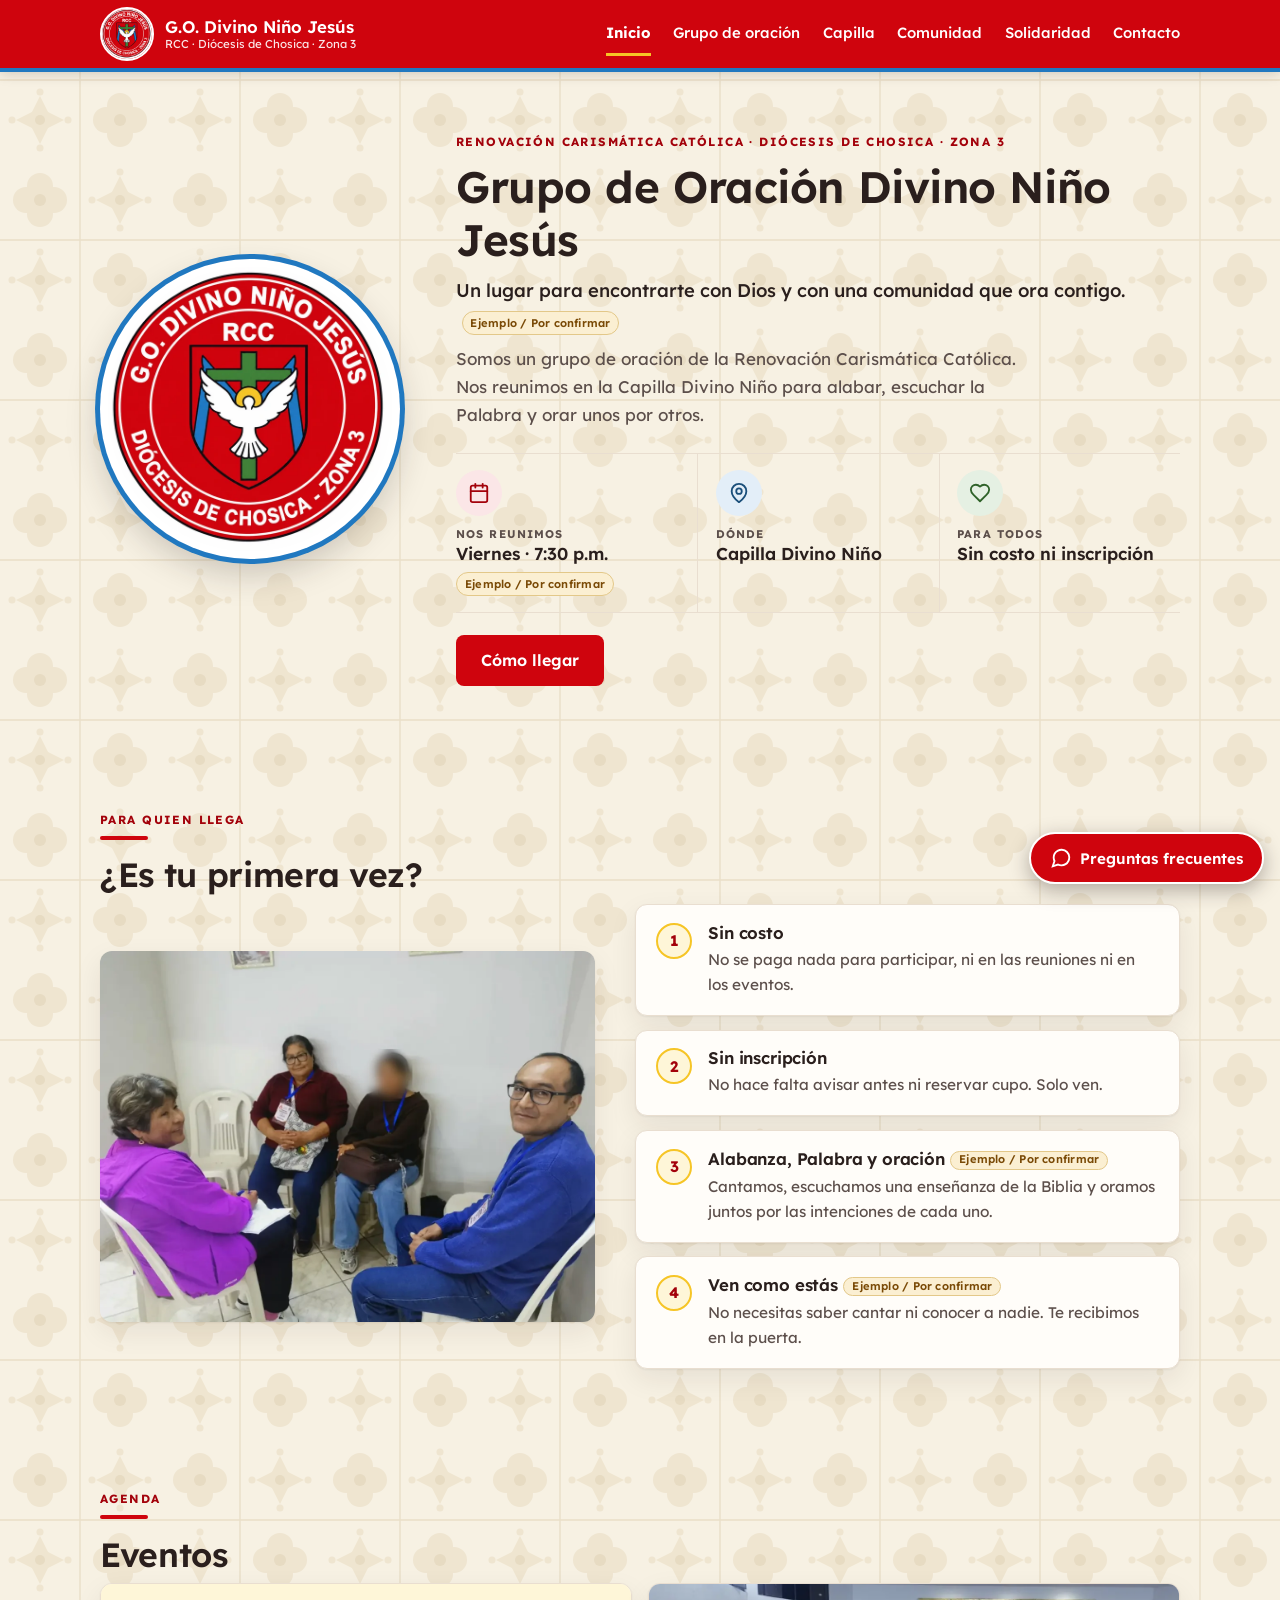
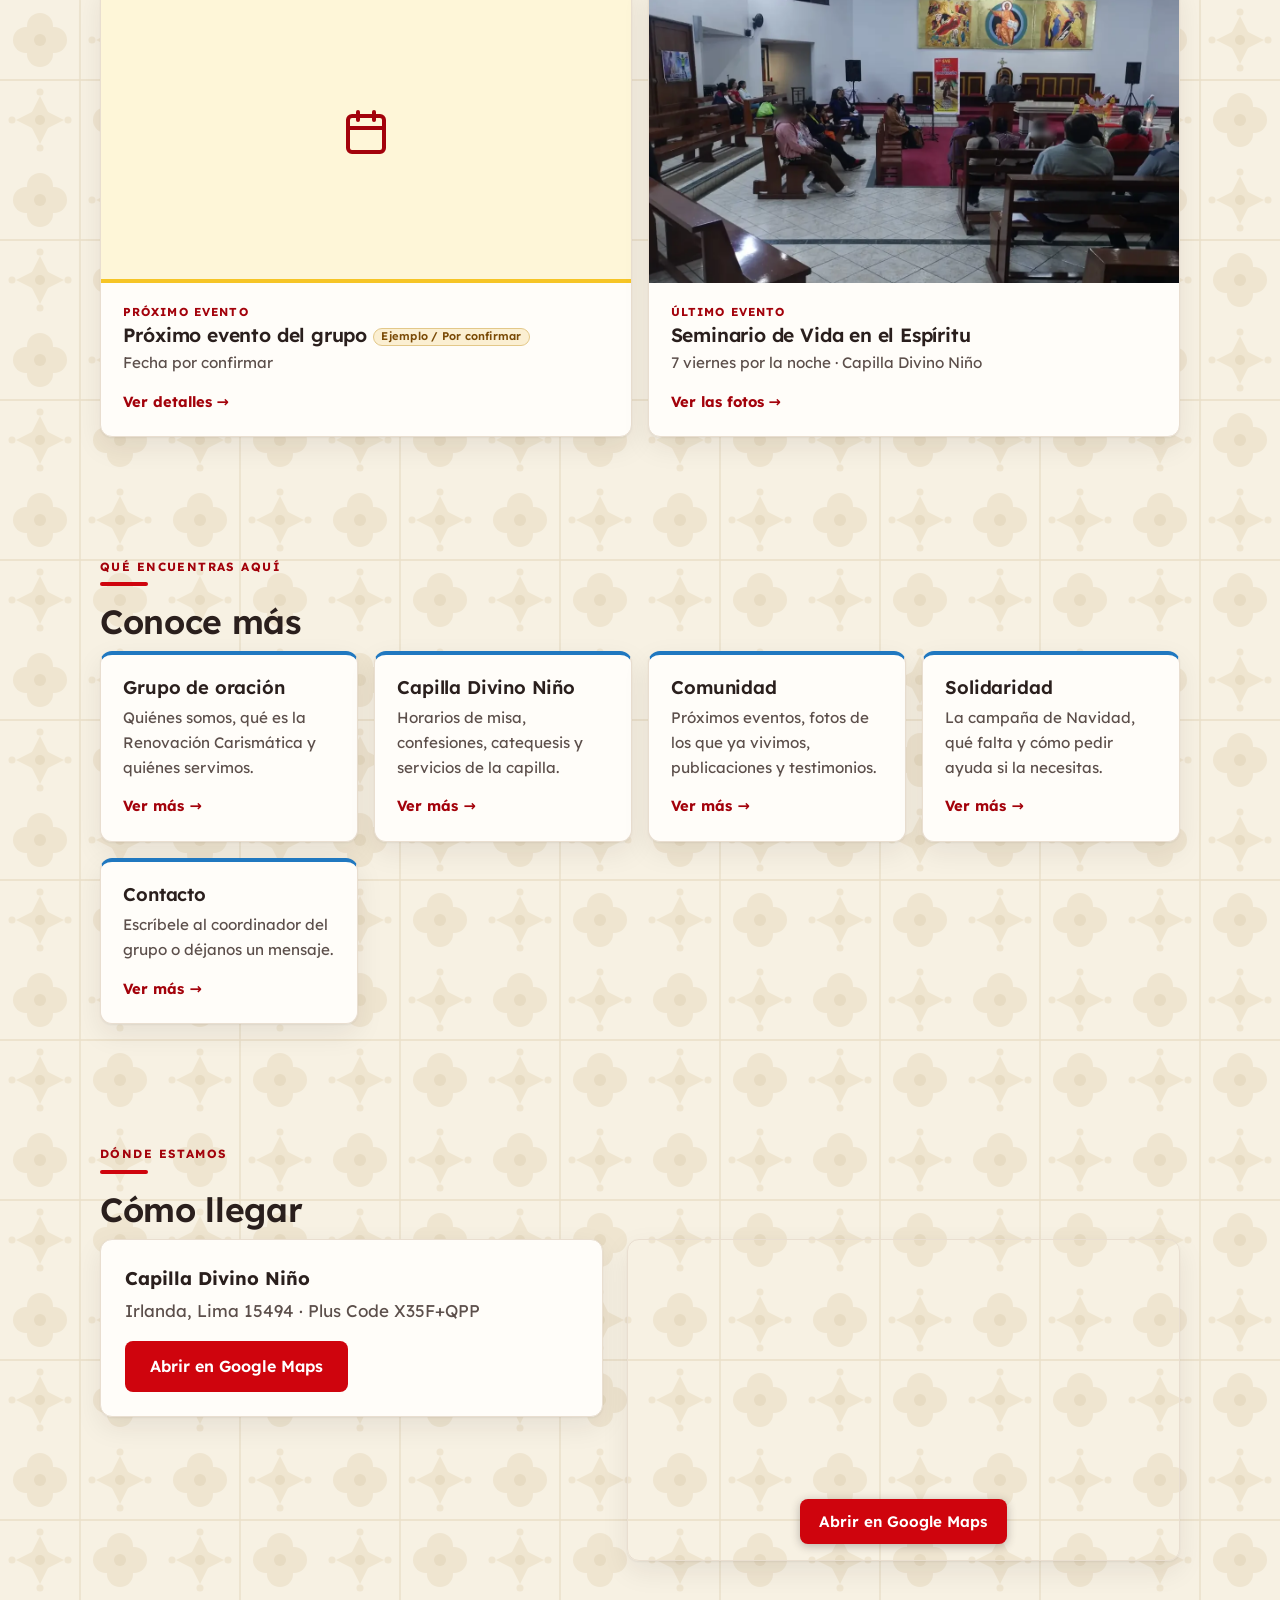
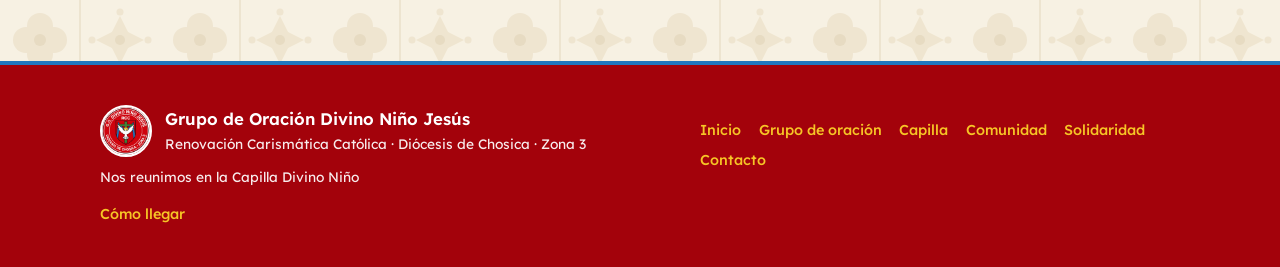
<file: index.html>
<!DOCTYPE html>
<html lang="es">
<head>
  <meta charset="UTF-8">
  <meta name="viewport" content="width=device-width, initial-scale=1.0">
  <title>Grupo de Oración Divino Niño Jesús — RCC Diócesis de Chosica</title>
  <meta name="description" content="Grupo de Oración Divino Niño Jesús de la Renovación Carismática Católica, Diócesis de Chosica, Zona 3. Nos reunimos en la Capilla Divino Niño. Sin costo y sin inscripción.">
  <meta name="theme-color" content="#CF040D">
  <link rel="icon" href="assets/favicon.svg" type="image/svg+xml">
  <link rel="preload" href="assets/fonts/lexend.woff2" as="font" type="font/woff2" crossorigin>
  <link rel="stylesheet" href="styles.css">
</head>
<body data-pagina="inicio">

  <a class="skip-link" href="#contenido">Saltar al contenido</a>

  <!-- La cabecera la genera js/main.js (igual en las 6 páginas) -->
  <div id="cabecera"></div>

  <main id="contenido">

    <!-- ============ PORTADA: escudo grande + cuándo nos reunimos ============ -->
    <section class="portada">
      <div class="contenedor portada__fila">
        <div class="portada__escudo" id="logoPortada"></div>
        <div>
          <p class="portada__sobretitulo" id="portadaSobretitulo"></p>
          <h1 class="portada__titulo" id="portadaTitulo"></h1>
          <p class="portada__mision" id="portadaMision"></p>
          <p class="portada__bajada" id="portadaBajada"></p>
          <!-- Datos rápidos: cuándo, dónde y para quién (los dibuja main.js) -->
          <div id="reunion"></div>
        </div>
      </div>
    </section>

    <!-- ===================== ¿ES TU PRIMERA VEZ? ===================== -->
    <section class="seccion">
      <div class="contenedor">
        <p class="seccion__eyebrow">Para quien llega</p>
        <h2 class="seccion__titulo">¿Es tu primera vez?</h2>
        <div class="primera-vez">
          <div class="primera-vez__foto">
            <img src="assets/img/seminario/compartir-2.webp" width="1200" height="900" loading="lazy"
                 alt="Cuatro participantes conversan sentados en círculo durante el compartir">
          </div>
          <ul class="puntos" id="primeraVez"></ul>
        </div>
      </div>
    </section>

    <!-- ================= EVENTOS (próximo y último) ================= -->
    <section class="seccion">
      <div class="contenedor">
        <p class="seccion__eyebrow">Agenda</p>
        <h2 class="seccion__titulo">Eventos</h2>
        <ul class="eventos-mini" id="eventosResumen"></ul>
      </div>
    </section>

    <!-- ================= INSTAGRAM (se oculta si no hay publicaciones) ================= -->
    <section class="instagram" data-instagram data-limite="3" hidden aria-labelledby="tituloInstagram">
      <div class="contenedor">
        <div class="instagram__cabecera">
          <h2 class="instagram__titulo" id="tituloInstagram">Lo último que publicamos</h2>
          <a class="instagram__usuario" href="comunidad.html">Ver más</a>
        </div>
        <ul class="instagram__lista"></ul>
      </div>
    </section>

    <!-- ===================== ACCESOS ===================== -->
    <section class="seccion">
      <div class="contenedor">
        <p class="seccion__eyebrow">Qué encuentras aquí</p>
        <h2 class="seccion__titulo">Conoce más</h2>
        <div class="accesos" id="accesos"></div>
      </div>
    </section>

    <!-- ===================== CÓMO LLEGAR ===================== -->
    <section class="seccion">
      <div class="contenedor">
        <p class="seccion__eyebrow">Dónde estamos</p>
        <h2 class="seccion__titulo">Cómo llegar</h2>

        <div class="nosotros">
          <div class="nosotros__texto">
            <p class="nosotros__lugar" id="ubicacionLugar"></p>
            <p class="nosotros__direccion" id="ubicacionDireccion"></p>
            <a class="boton boton--primario" data-maps href="#">Abrir en Google Maps</a>
          </div>
          <!-- El mapa entero es un enlace: tocarlo abre Google Maps.
               El iframe es decorativo (aria-hidden + pointer-events:none en el
               CSS) para que no se trague el clic; quien navega con teclado
               recibe el enlace de la capa. -->
          <div class="nosotros__mapa">
            <iframe id="mapa" tabindex="-1" aria-hidden="true" loading="lazy"
                    referrerpolicy="no-referrer-when-downgrade" src=""></iframe>
            <a class="nosotros__mapa-capa" data-maps href="#">
              <span class="sr-only">Abrir la ubicación de la capilla en Google Maps</span>
              <span class="nosotros__mapa-boton" aria-hidden="true">Abrir en Google Maps</span>
            </a>
          </div>
        </div>
      </div>
    </section>

  </main>

  <!-- El pie lo genera js/main.js -->
  <div id="pie"></div>

  <script src="content.js"></script>
  <script src="js/instagram.js"></script>
  <script src="js/bot.js"></script>
  <script src="js/main.js"></script>
</body>
</html>
</file>
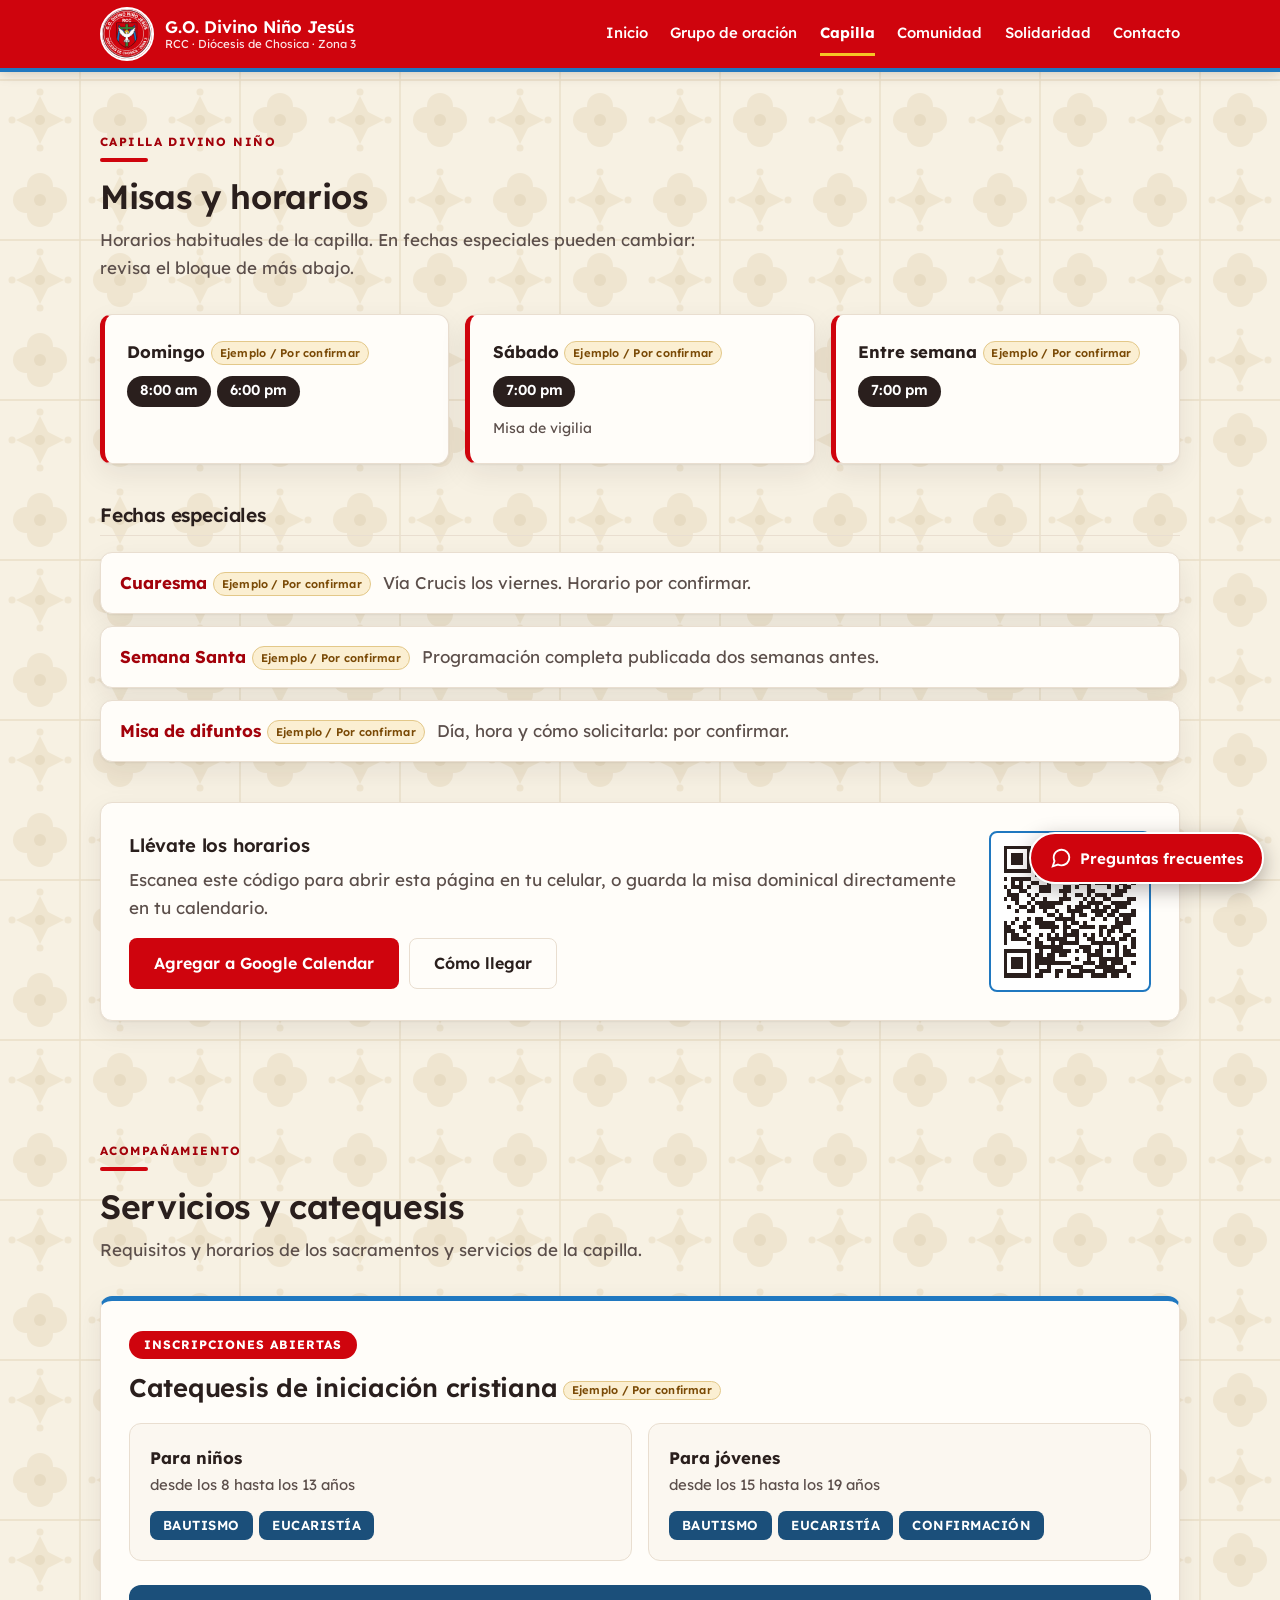
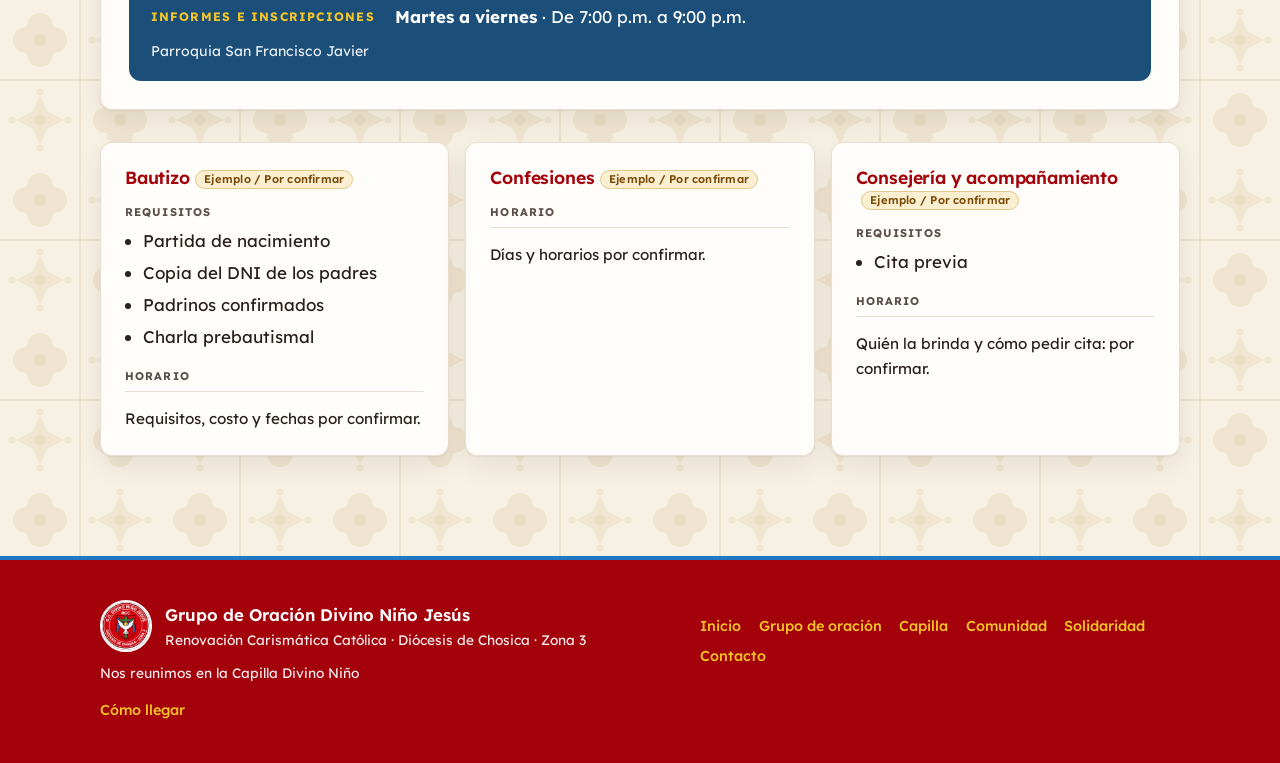
<file: capilla.html>
<!DOCTYPE html>
<html lang="es">
<head>
  <meta charset="UTF-8">
  <meta name="viewport" content="width=device-width, initial-scale=1.0">
  <title>Capilla Divino Niño — Misas y servicios</title>
  <meta name="description" content="Horarios de misa, fechas especiales, catequesis, bautizos, confesiones y consejería en la Capilla Divino Niño.">
  <meta name="theme-color" content="#CF040D">
  <link rel="icon" href="assets/favicon.svg" type="image/svg+xml">
  <link rel="preload" href="assets/fonts/lexend.woff2" as="font" type="font/woff2" crossorigin>
  <link rel="stylesheet" href="styles.css">
</head>
<body data-pagina="capilla">

  <a class="skip-link" href="#contenido">Saltar al contenido</a>
  <div id="cabecera"></div>

  <main id="contenido">

    <!-- ===================== MISAS ===================== -->
    <section class="seccion">
      <div class="contenedor">
        <p class="seccion__eyebrow">Capilla Divino Niño</p>
        <h1 class="seccion__titulo">Misas y horarios</h1>
        <p class="seccion__intro">
          Horarios habituales de la capilla. En fechas especiales pueden cambiar:
          revisa el bloque de más abajo.
        </p>

        <ul class="horarios" id="horarios"></ul>

        <h2 class="subtitulo">Fechas especiales</h2>
        <ul class="especiales" id="especiales"></ul>

        <div class="tarjeta-qr">
          <div>
            <h3>Llévate los horarios</h3>
            <p>
              Escanea este código para abrir esta página en tu celular, o guarda la
              misa dominical directamente en tu calendario.
            </p>
            <div class="tarjeta-qr__acciones">
              <a class="boton boton--primario" id="btnCalendario" href="#" target="_blank" rel="noopener">
                Agregar a Google Calendar
              </a>
              <a class="boton boton--secundario" data-maps href="#">Cómo llegar</a>
            </div>
          </div>
          <div class="tarjeta-qr__codigo" data-qr="capilla.html" role="img"
               aria-label="Código QR que abre la página de misas y servicios de la capilla"></div>
        </div>
      </div>
    </section>

    <!-- ===================== SERVICIOS ===================== -->
    <section class="seccion" id="servicios">
      <div class="contenedor">
        <p class="seccion__eyebrow">Acompañamiento</p>
        <h2 class="seccion__titulo">Servicios y catequesis</h2>
        <p class="seccion__intro">Requisitos y horarios de los sacramentos y servicios de la capilla.</p>

        <!-- Si se cierran las inscripciones, el bloque se oculta solo. -->
        <div class="catequesis" id="catequesis"></div>

        <ul class="servicios" id="servicios-lista"></ul>
      </div>
    </section>

  </main>

  <div id="pie"></div>

  <script src="js/vendor/qrcode.min.js"></script>
  <script src="content.js"></script>
  <script src="js/qr.js"></script>
  <script src="js/bot.js"></script>
  <script src="js/main.js"></script>
</body>
</html>
</file>
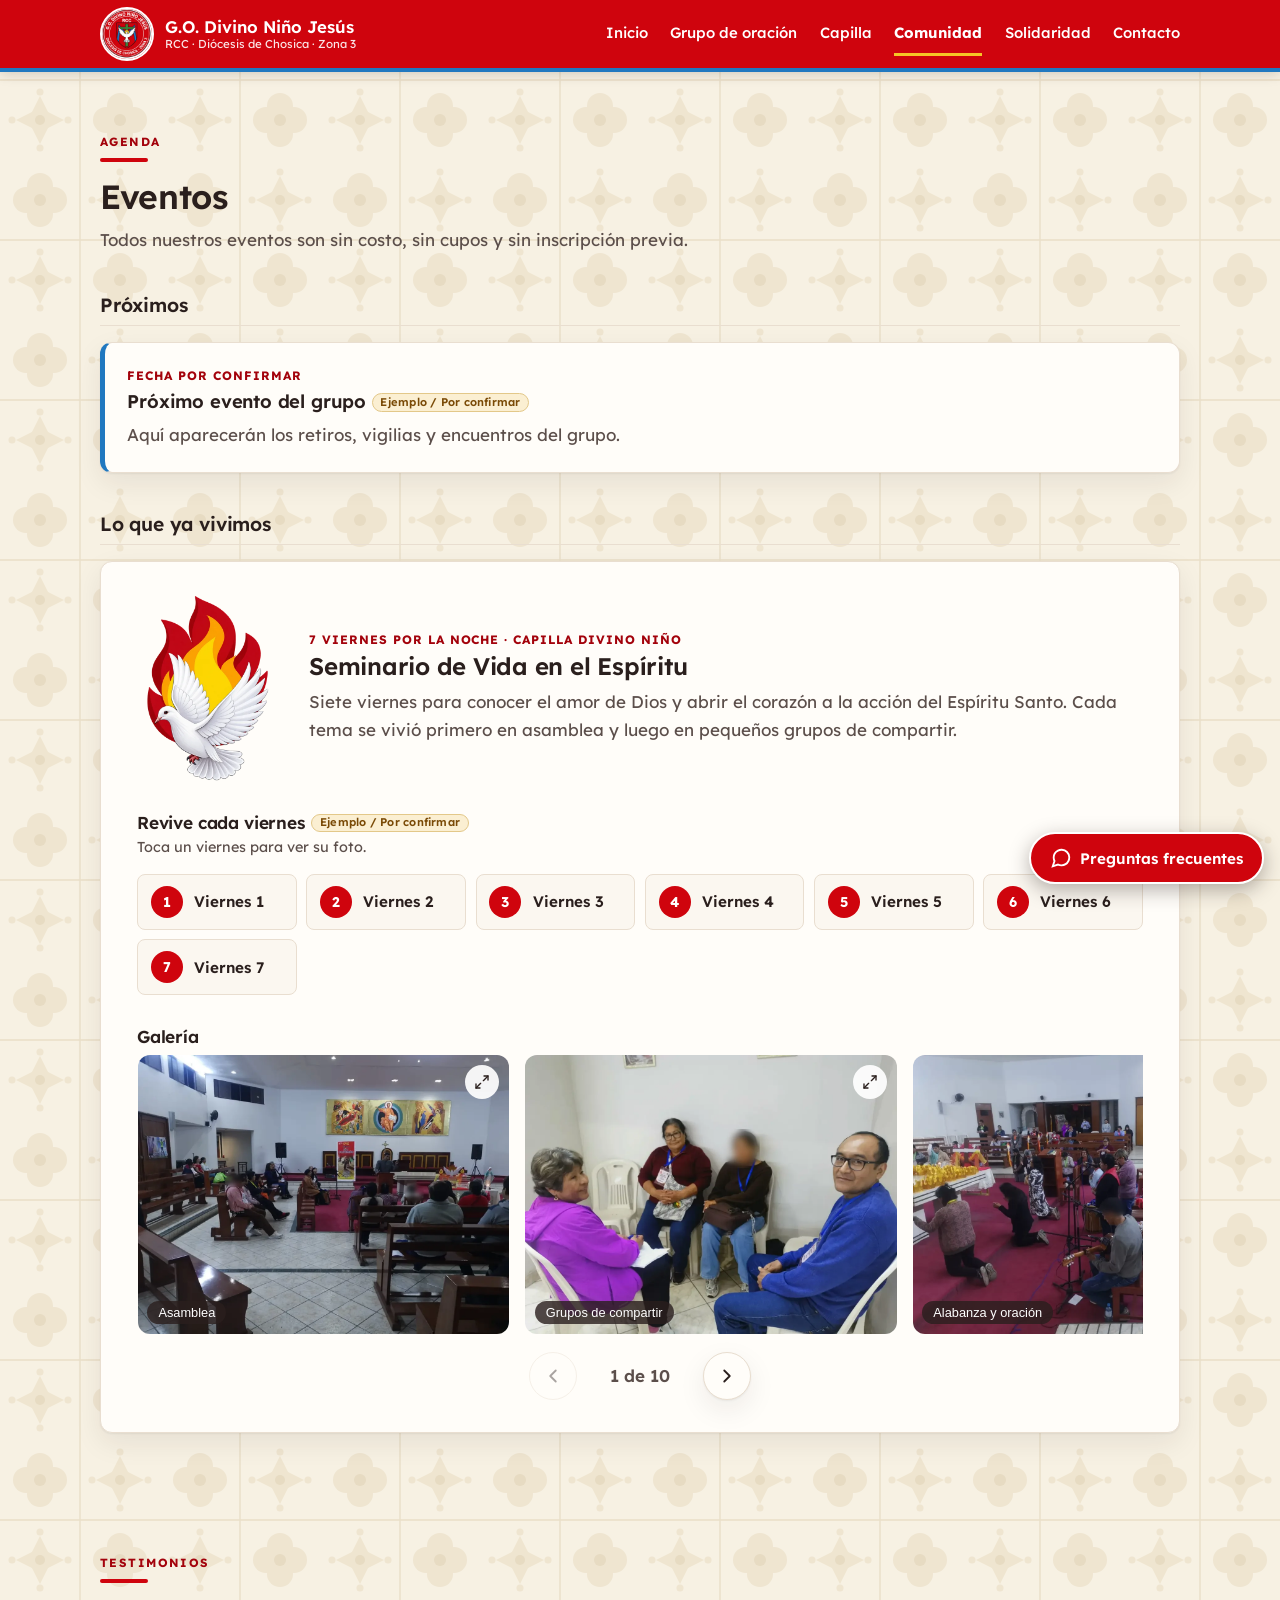
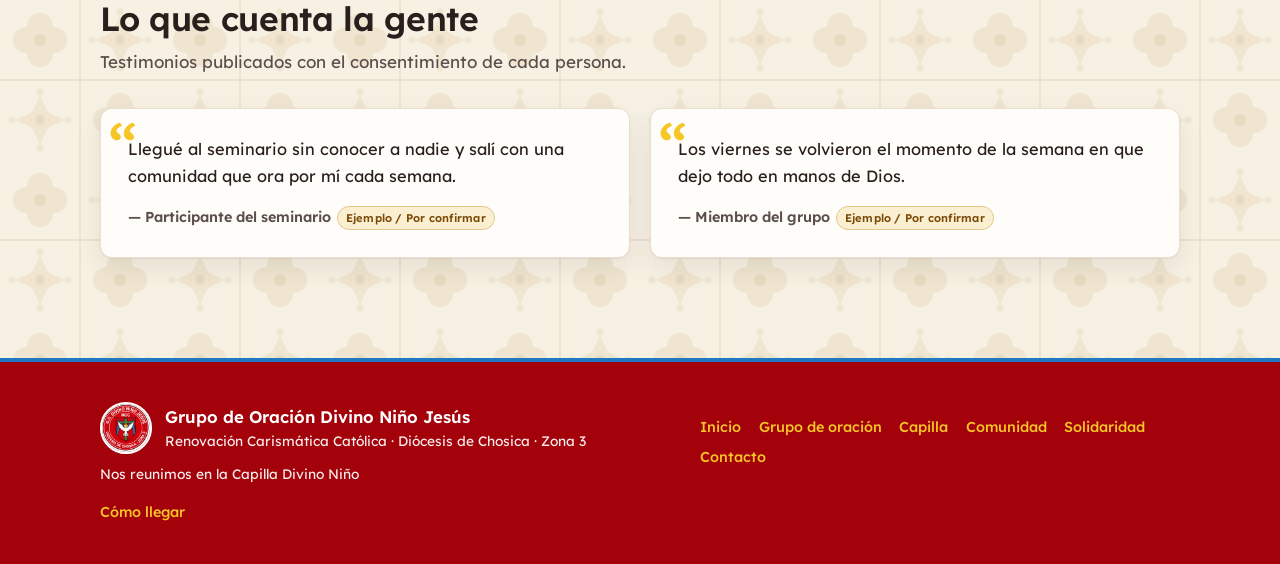
<file: comunidad.html>
<!DOCTYPE html>
<html lang="es">
<head>
  <meta charset="UTF-8">
  <meta name="viewport" content="width=device-width, initial-scale=1.0">
  <title>Comunidad — G.O. Divino Niño Jesús</title>
  <meta name="description" content="Próximos eventos, fotos de los encuentros que ya vivimos, publicaciones y testimonios del Grupo de Oración Divino Niño Jesús.">
  <meta name="theme-color" content="#CF040D">
  <link rel="icon" href="assets/favicon.svg" type="image/svg+xml">
  <link rel="preload" href="assets/fonts/lexend.woff2" as="font" type="font/woff2" crossorigin>
  <link rel="stylesheet" href="styles.css">
</head>
<body data-pagina="comunidad">

  <a class="skip-link" href="#contenido">Saltar al contenido</a>
  <div id="cabecera"></div>

  <main id="contenido">

    <!-- Título de la página siempre presente: la franja de Instagram puede estar oculta. -->
    <h1 class="sr-only">Comunidad del Grupo de Oración Divino Niño Jesús</h1>

    <!-- ================= INSTAGRAM (se oculta si no hay publicaciones) ================= -->
    <section class="instagram" data-instagram data-limite="9" hidden aria-labelledby="tituloInstagram">
      <div class="contenedor">
        <div class="instagram__cabecera">
          <h2 class="instagram__titulo" id="tituloInstagram">Lo último que publicamos</h2>
          <a class="instagram__usuario" href="#">Instagram</a>
        </div>
        <ul class="instagram__lista"></ul>
      </div>
    </section>

    <!-- ===================== EVENTOS (los dibuja js/eventos.js) ===================== -->
    <section class="seccion" id="eventos">
      <div class="contenedor">
        <p class="seccion__eyebrow">Agenda</p>
        <h2 class="seccion__titulo">Eventos</h2>
        <p class="seccion__intro">Todos nuestros eventos son sin costo, sin cupos y sin inscripción previa.</p>

        <h3 class="subtitulo">Próximos</h3>
        <ul class="eventos" id="eventosProximos"></ul>

        <h3 class="subtitulo">Lo que ya vivimos</h3>
        <div id="eventosPasados"></div>
      </div>
    </section>

    <!-- ===================== TESTIMONIOS ===================== -->
    <section class="seccion">
      <div class="contenedor">
        <p class="seccion__eyebrow">Testimonios</p>
        <h2 class="seccion__titulo">Lo que cuenta la gente</h2>
        <p class="seccion__intro">Testimonios publicados con el consentimiento de cada persona.</p>
        <ul class="testimonios" id="testimonios"></ul>
      </div>
    </section>

  </main>

  <div id="pie"></div>

  <script src="content.js"></script>
  <script src="js/instagram.js"></script>
  <script src="js/eventos.js"></script>
  <script src="js/bot.js"></script>
  <script src="js/main.js"></script>
</body>
</html>
</file>
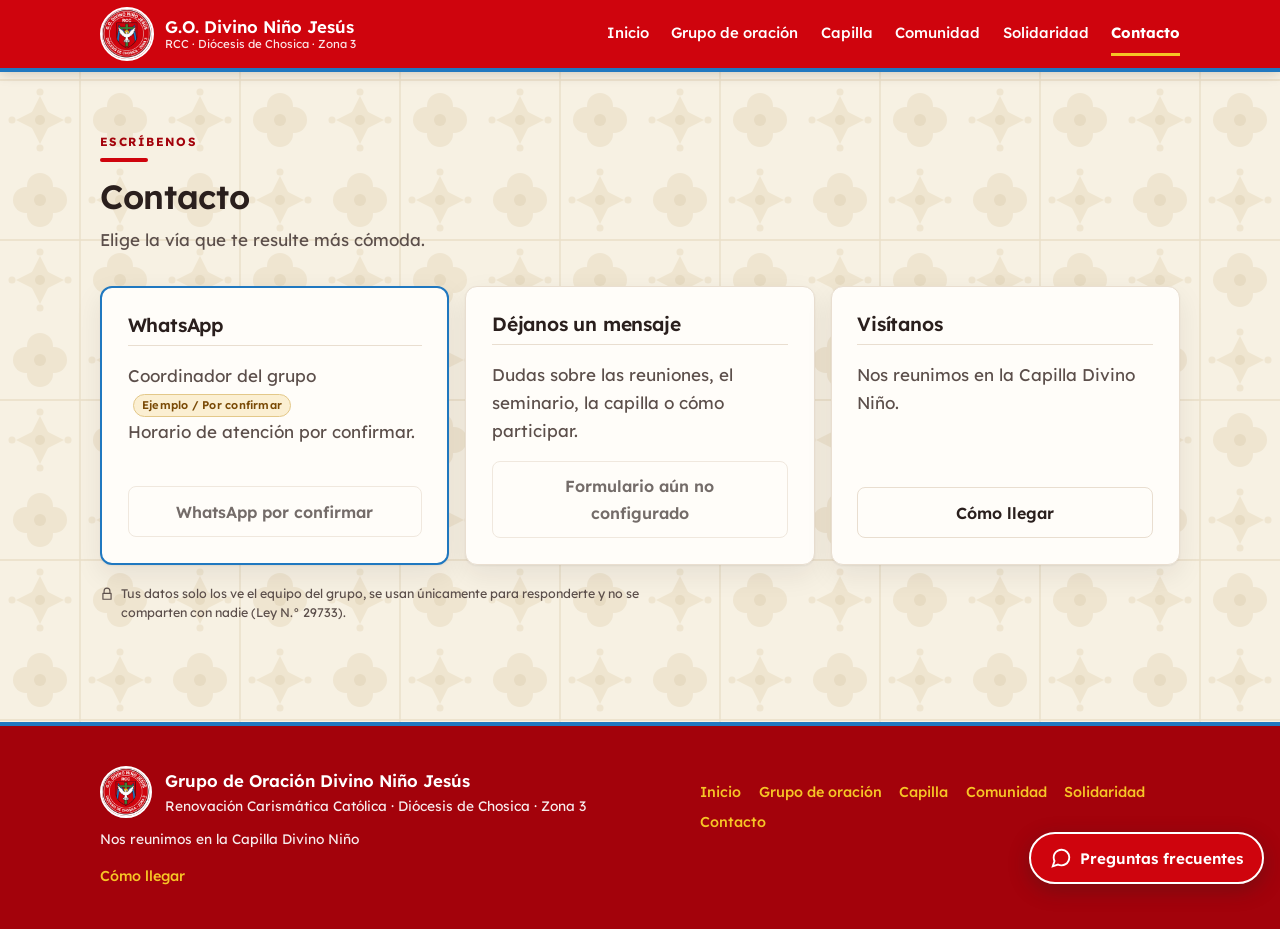
<file: contacto.html>
<!DOCTYPE html>
<html lang="es">
<head>
  <meta charset="UTF-8">
  <meta name="viewport" content="width=device-width, initial-scale=1.0">
  <title>Contacto — G.O. Divino Niño Jesús</title>
  <meta name="description" content="Escríbele al coordinador del Grupo de Oración Divino Niño Jesús por WhatsApp o déjanos un mensaje.">
  <meta name="theme-color" content="#CF040D">
  <link rel="icon" href="assets/favicon.svg" type="image/svg+xml">
  <link rel="preload" href="assets/fonts/lexend.woff2" as="font" type="font/woff2" crossorigin>
  <link rel="stylesheet" href="styles.css">
</head>
<body data-pagina="contacto">

  <a class="skip-link" href="#contenido">Saltar al contenido</a>
  <div id="cabecera"></div>

  <main id="contenido">
    <section class="seccion">
      <div class="contenedor">
        <p class="seccion__eyebrow">Escríbenos</p>
        <h1 class="seccion__titulo">Contacto</h1>
        <p class="seccion__intro">Elige la vía que te resulte más cómoda.</p>

        <div class="contacto">
          <article class="contacto__tarjeta contacto__tarjeta--destacada">
            <h2 class="subtitulo subtitulo--primero">WhatsApp</h2>
            <p><span id="contactoResponsable"></span><br><span id="contactoHorario"></span></p>
            <a class="boton boton--whatsapp" data-whatsapp="Hola, escribo desde la página del grupo de oración." href="#">Escribir por WhatsApp</a>
          </article>

          <article class="contacto__tarjeta">
            <h2 class="subtitulo subtitulo--primero">Déjanos un mensaje</h2>
            <p>Dudas sobre las reuniones, el seminario, la capilla o cómo participar.</p>
            <a class="boton boton--primario" data-form="contacto" href="#">Abrir formulario</a>
          </article>

          <article class="contacto__tarjeta">
            <h2 class="subtitulo subtitulo--primero">Visítanos</h2>
            <p>Nos reunimos en la Capilla Divino Niño.</p>
            <a class="boton boton--secundario" data-maps href="#">Cómo llegar</a>
          </article>
        </div>

        <p data-privacidad></p>
      </div>
    </section>
  </main>

  <div id="pie"></div>

  <script src="content.js"></script>
  <script src="js/bot.js"></script>
  <script src="js/main.js"></script>
</body>
</html>
</file>
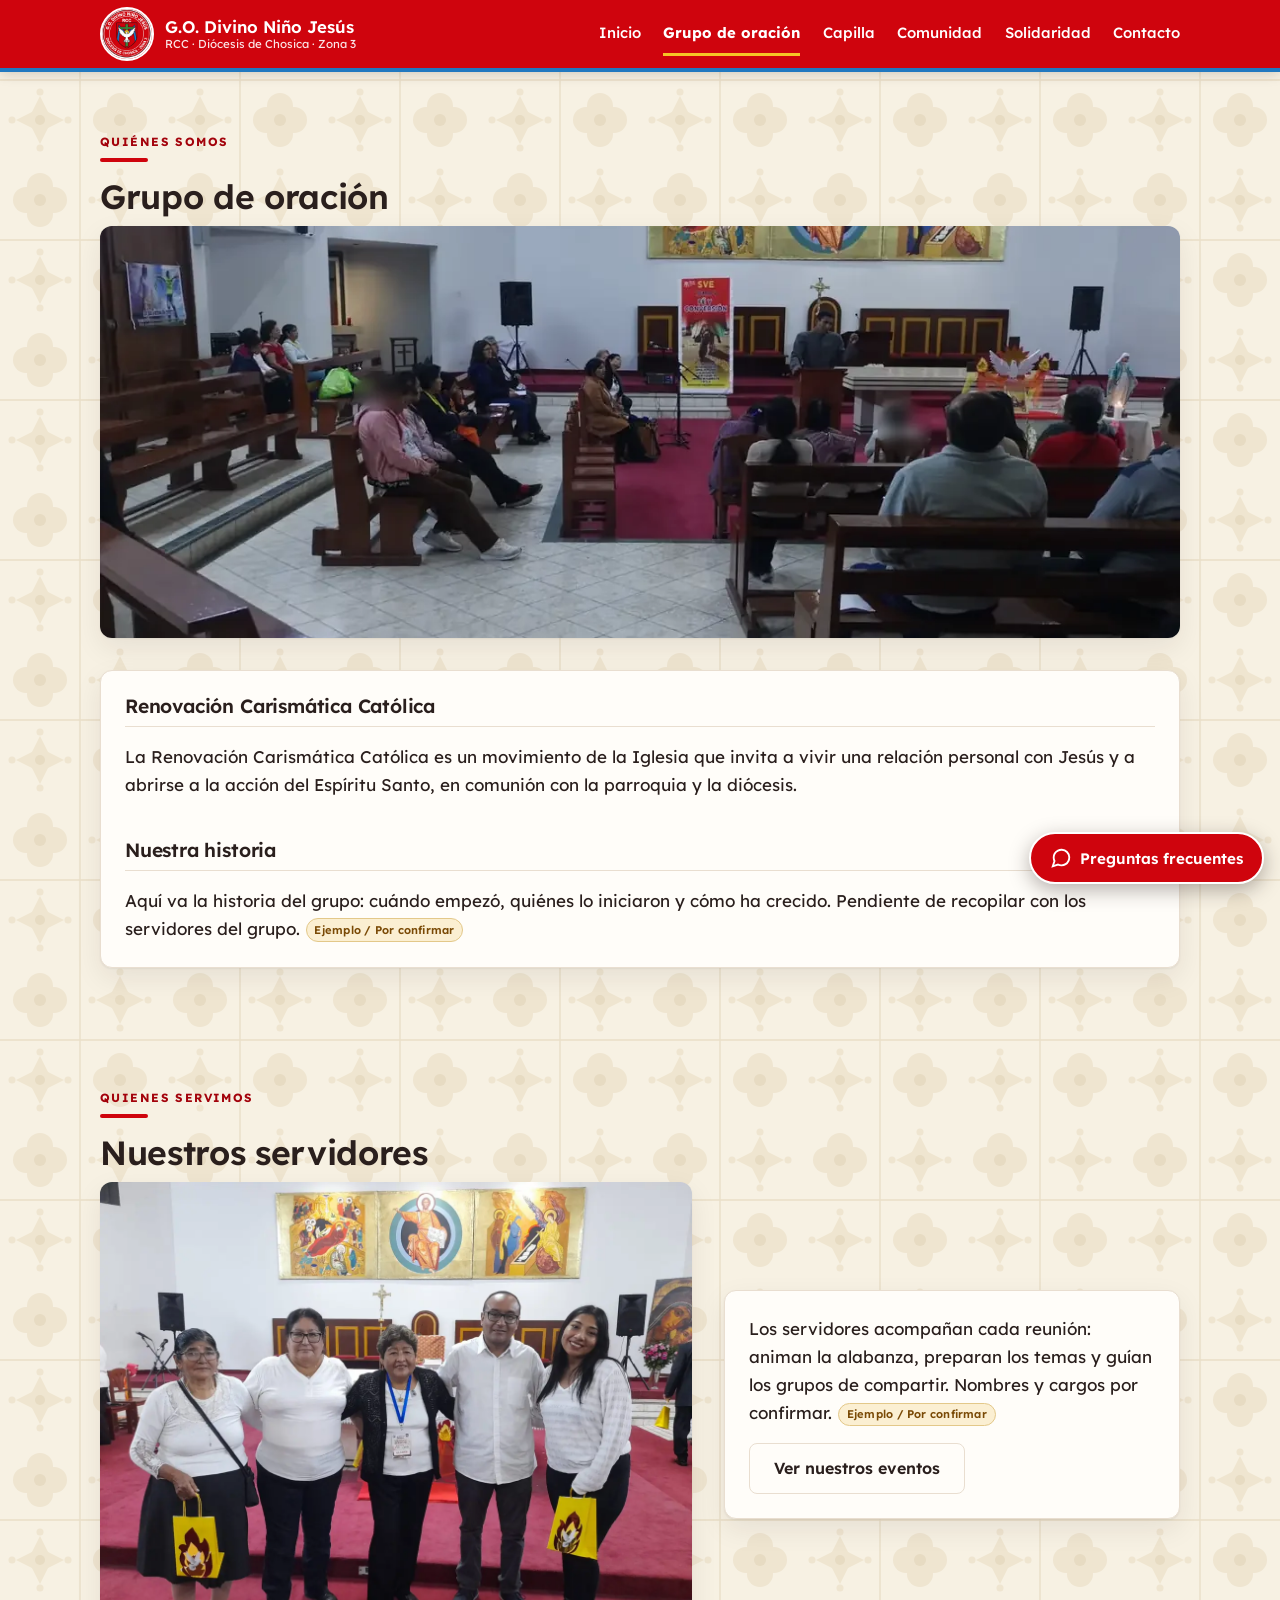
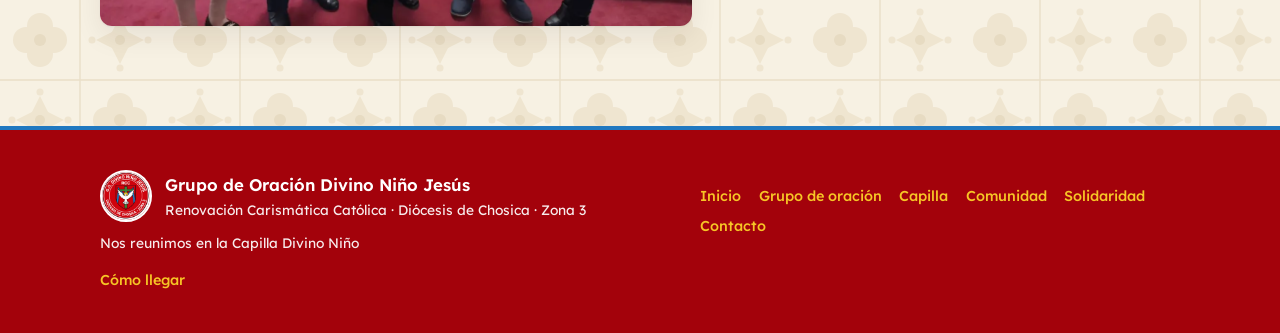
<file: grupo.html>
<!DOCTYPE html>
<html lang="es">
<head>
  <meta charset="UTF-8">
  <meta name="viewport" content="width=device-width, initial-scale=1.0">
  <title>Grupo de oración — G.O. Divino Niño Jesús</title>
  <meta name="description" content="Quiénes somos: el Grupo de Oración Divino Niño Jesús de la Renovación Carismática Católica y sus servidores.">
  <meta name="theme-color" content="#CF040D">
  <link rel="icon" href="assets/favicon.svg" type="image/svg+xml">
  <link rel="preload" href="assets/fonts/lexend.woff2" as="font" type="font/woff2" crossorigin>
  <link rel="stylesheet" href="styles.css">
</head>
<body data-pagina="grupo">

  <a class="skip-link" href="#contenido">Saltar al contenido</a>
  <div id="cabecera"></div>

  <main id="contenido">

    <!-- ===================== QUIÉNES SOMOS ===================== -->
    <section class="seccion">
      <div class="contenedor">
        <p class="seccion__eyebrow">Quiénes somos</p>
        <h1 class="seccion__titulo">Grupo de oración</h1>

        <div class="banda-foto">
          <img src="assets/img/seminario/asamblea-mural.webp" width="1200" height="900"
               alt="Asamblea del seminario en la capilla, con el mural del Espíritu Santo detrás del altar">
        </div>

        <div class="texto-bloque">
          <h2 class="subtitulo subtitulo--primero">Renovación Carismática Católica</h2>
          <p id="textoRcc"></p>
          <h2 class="subtitulo">Nuestra historia</h2>
          <p id="textoHistoria"></p>
        </div>
      </div>
    </section>

    <!-- ===================== SERVIDORES ===================== -->
    <section class="seccion">
      <div class="contenedor">
        <p class="seccion__eyebrow">Quienes servimos</p>
        <h2 class="seccion__titulo">Nuestros servidores</h2>
        <div class="servidores">
          <div class="servidores__foto" id="servidoresFoto"></div>
          <div class="texto-bloque">
            <p id="servidoresTexto"></p>
            <a class="boton boton--secundario" href="comunidad.html#eventos">Ver nuestros eventos</a>
          </div>
        </div>
      </div>
    </section>

  </main>

  <div id="pie"></div>

  <script src="content.js"></script>
  <script src="js/bot.js"></script>
  <script src="js/main.js"></script>
</body>
</html>
</file>
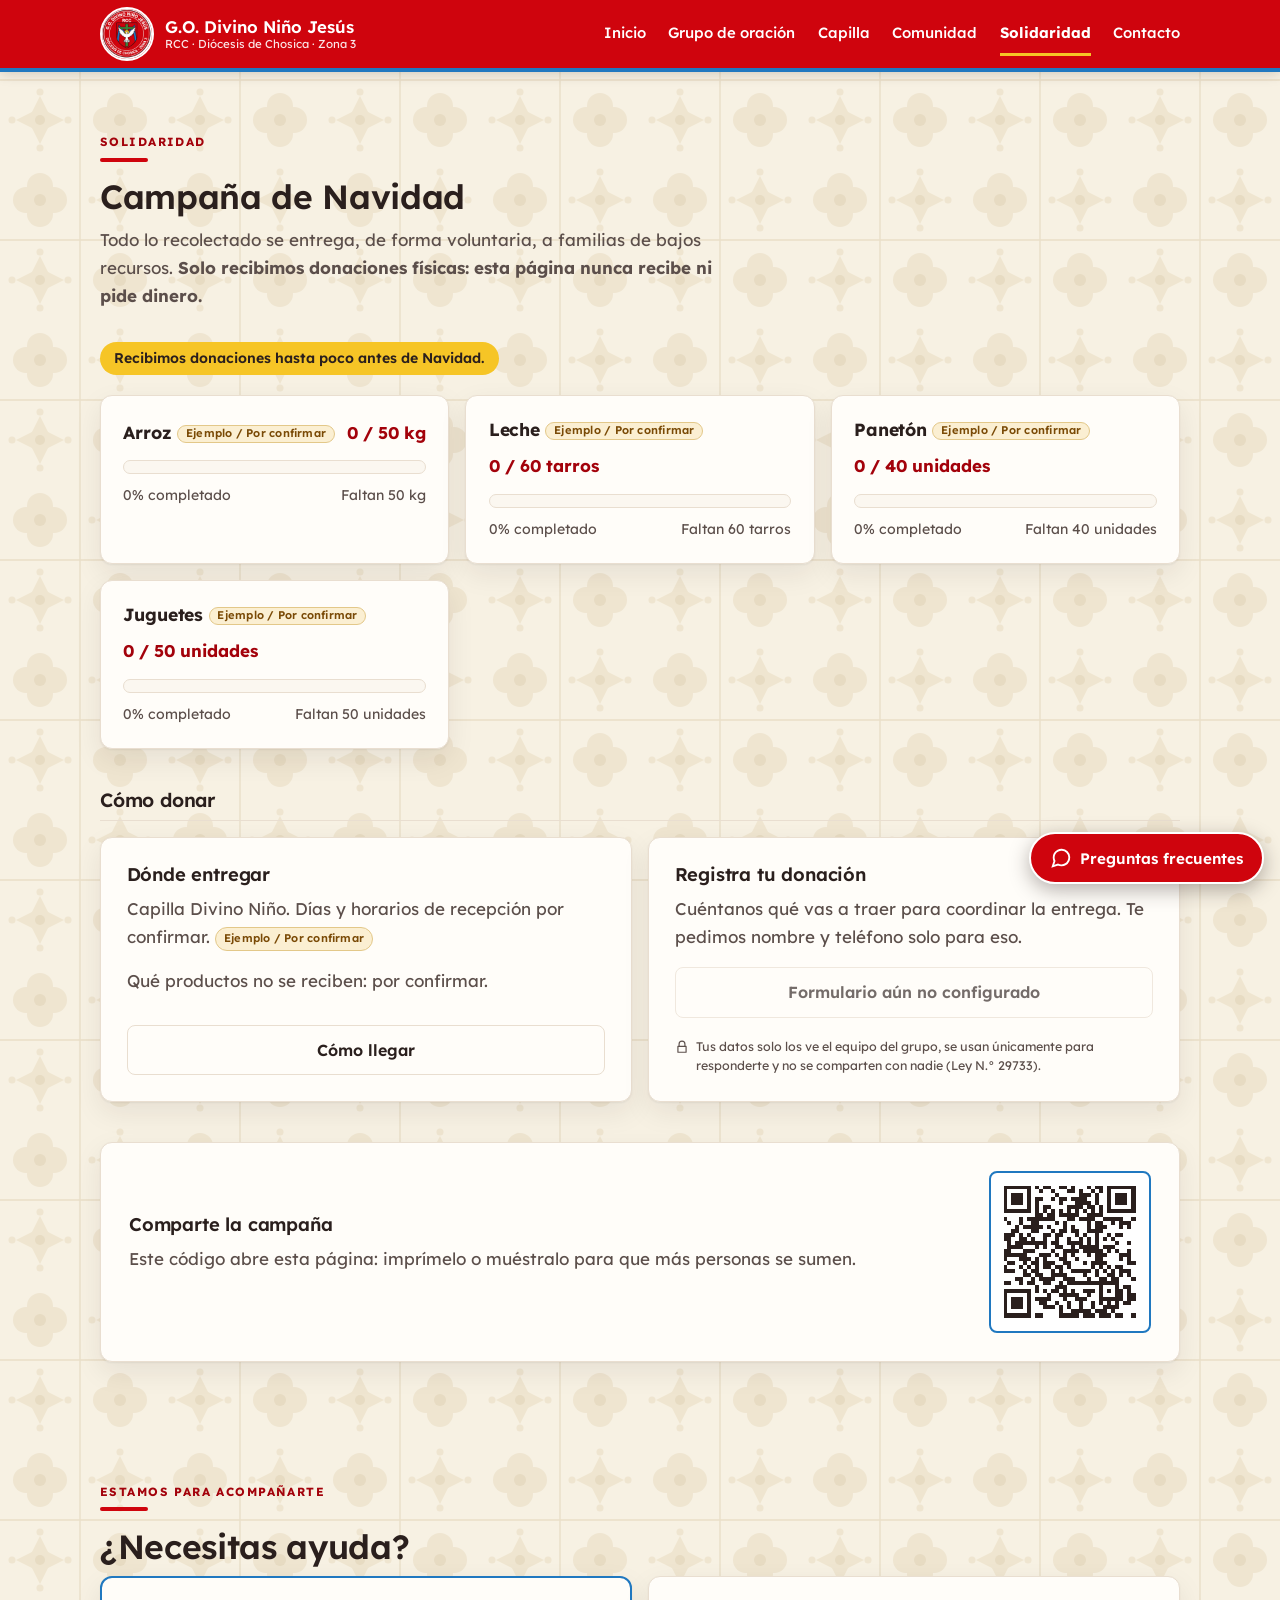
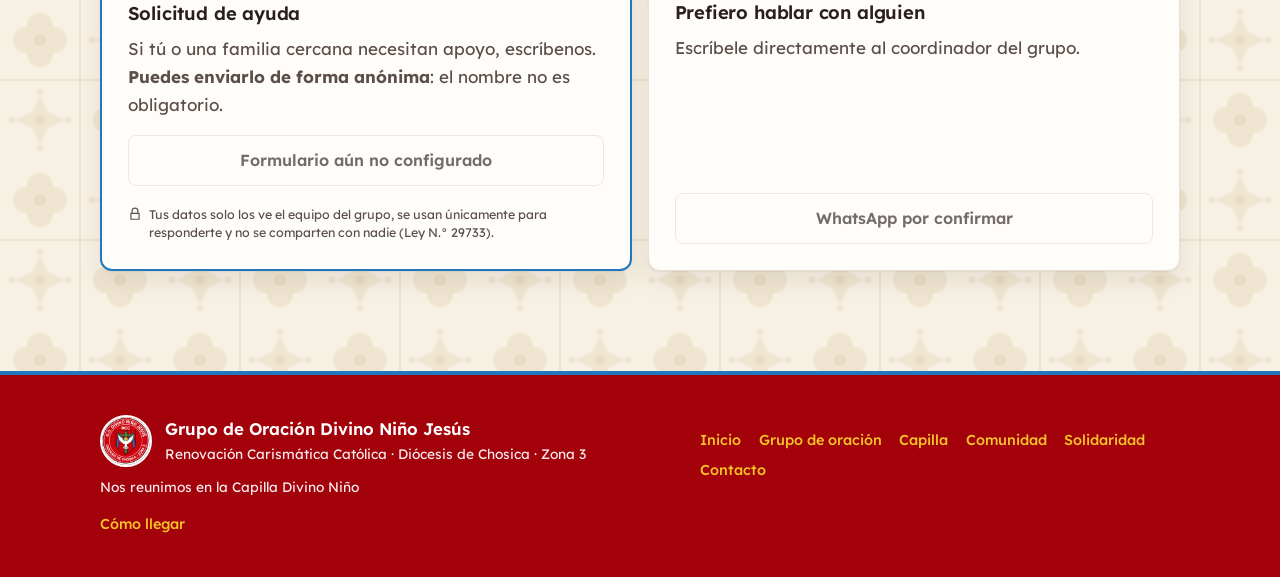
<file: solidaridad.html>
<!DOCTYPE html>
<html lang="es">
<head>
  <meta charset="UTF-8">
  <meta name="viewport" content="width=device-width, initial-scale=1.0">
  <title>Solidaridad — Campaña de Navidad y solicitud de ayuda</title>
  <meta name="description" content="Campaña de Navidad del Grupo de Oración Divino Niño Jesús: qué falta, dónde entregar y cómo pedir ayuda de forma anónima. Solo donaciones físicas.">
  <meta name="theme-color" content="#CF040D">
  <link rel="icon" href="assets/favicon.svg" type="image/svg+xml">
  <link rel="preload" href="assets/fonts/lexend.woff2" as="font" type="font/woff2" crossorigin>
  <link rel="stylesheet" href="styles.css">
</head>
<body data-pagina="solidaridad">

  <a class="skip-link" href="#contenido">Saltar al contenido</a>
  <div id="cabecera"></div>

  <main id="contenido">

    <!-- ===================== CAMPAÑA ===================== -->
    <section class="seccion">
      <div class="contenedor">
        <p class="seccion__eyebrow">Solidaridad</p>
        <h1 class="seccion__titulo" id="campanaTitulo">Campaña de Navidad</h1>
        <p class="seccion__intro">
          <span id="campanaDestino"></span>
          <strong>Solo recibimos donaciones físicas: esta página nunca recibe ni pide dinero.</strong>
        </p>

        <div class="campana-cabecera">
          <span class="campana-cabecera__fecha" id="campanaFecha"></span>
          <span class="campana-cabecera__fuente" id="campanaFuente"></span>
        </div>

        <ul class="campanas" id="campanas"></ul>

        <h2 class="subtitulo">Cómo donar</h2>
        <div class="contacto">
          <article class="contacto__tarjeta">
            <h3>Dónde entregar</h3>
            <p id="puntoEntrega"></p>
            <p id="noRecibimos"></p>
            <a class="boton boton--secundario" data-maps href="#">Cómo llegar</a>
          </article>

          <article class="contacto__tarjeta">
            <h3>Registra tu donación</h3>
            <p>
              Cuéntanos qué vas a traer para coordinar la entrega. Te pedimos nombre y
              teléfono solo para eso.
            </p>
            <a class="boton boton--primario" data-form="donacion" href="#">Registrar mi donación</a>
            <p data-privacidad></p>
          </article>
        </div>

        <div class="tarjeta-qr">
          <div>
            <h3>Comparte la campaña</h3>
            <p>Este código abre esta página: imprímelo o muéstralo para que más personas se sumen.</p>
          </div>
          <div class="tarjeta-qr__codigo" data-qr="solidaridad.html" role="img"
               aria-label="Código QR que abre la página de la campaña de Navidad"></div>
        </div>
      </div>
    </section>

    <!-- ===================== SOLICITUD DE AYUDA ===================== -->
    <section class="seccion" id="ayuda">
      <div class="contenedor">
        <p class="seccion__eyebrow">Estamos para acompañarte</p>
        <h2 class="seccion__titulo">¿Necesitas ayuda?</h2>

        <div class="contacto">
          <article class="contacto__tarjeta contacto__tarjeta--destacada">
            <h3>Solicitud de ayuda</h3>
            <p>
              Si tú o una familia cercana necesitan apoyo, escríbenos.
              <strong>Puedes enviarlo de forma anónima</strong>: el nombre no es obligatorio.
            </p>
            <a class="boton boton--primario" data-form="ayuda" href="#">Pedir ayuda</a>
            <p data-privacidad></p>
          </article>

          <article class="contacto__tarjeta">
            <h3>Prefiero hablar con alguien</h3>
            <p>Escríbele directamente al coordinador del grupo.</p>
            <a class="boton boton--whatsapp" data-whatsapp="Hola, necesito hablar con alguien del grupo." href="#">Escribir por WhatsApp</a>
          </article>
        </div>
      </div>
    </section>

  </main>

  <div id="pie"></div>

  <script src="js/vendor/qrcode.min.js"></script>
  <script src="content.js"></script>
  <script src="js/donaciones.js"></script>
  <script src="js/qr.js"></script>
  <script src="js/bot.js"></script>
  <script src="js/main.js"></script>
</body>
</html>
</file>
<file: styles.css>
/* =============================================================================
   styles.css — Grupo de Oración Divino Niño Jesús (RCC)
   Diócesis de Chosica · Zona 3

   Mobile-first: los estilos base son para celular y las media queries van
   agregando espacio en pantallas grandes.

   Para cambiar colores o tipografía, edita solo las variables de :root.
   ============================================================================= */

/* Lexend: tipografía diseñada para leer con poco esfuerzo. Va alojada en el
   propio sitio (no en Google Fonts): carga más rápido y no le cuenta a nadie
   quién visita la página. Licencia libre en assets/fonts/OFL.txt. */
@font-face {
  font-family: "Lexend";
  src: url("assets/fonts/lexend.woff2") format("woff2");
  font-weight: 100 900;
  font-style: normal;
  font-display: swap;
}

:root {
  /* --- Colores, sacados del escudo del grupo -----------------------------
     Todos los pares de texto en uso cumplen WCAG AA (medidos, no estimados).

     REGLAS:
     · El rojo de la marca sirve como fondo de botón (texto blanco 5.71:1) y
       como texto sobre crema (5.35:1).
     · El azul y el verde DE LA MARCA son solo decorativos (líneas, filetes):
       como texto no llegan a AA. Para texto se usan sus versiones oscuras.
     · El amarillo nunca va como texto sobre fondo claro (1.5:1). Solo como
       fondo con tinta oscura encima, o como texto sobre azul o rojo oscuro.
     · Nunca distingas algo solo por rojo frente a verde: un daltónico no
       los diferencia. Acompaña siempre con texto. */
  --rojo: #CF040D;
  --rojo-oscuro: #A3020B;
  --azul: #1B4F7A;
  --azul-marca: #2078C0;
  --verde: #2F6229;
  --verde-marca: #418239;
  --amarillo: #F6C526;
  --amarillo-suave: #FEF6D8;

  --crema: #FBF7F0;
  --tarjeta: #FFFDF9;
  --tinta: #2A1F1D;
  --tinta-suave: #5C4F4B;
  --borde: #E9DED0;

  --aviso-fondo: #FBEFD2;
  --aviso-texto: #7A4A06;
  --aviso-borde: #E3C889;

  /* --- Tipografía --------------------------------------------------------- */
  --fuente: "Lexend", system-ui, -apple-system, "Segoe UI", Roboto, Arial, sans-serif;

  /* --- Espaciado y formas -------------------------------------------------- */
  --ancho-maximo: 1120px;
  --radio: 12px;
  --radio-chico: 8px;
  --sombra: 0 1px 2px rgba(42, 31, 29, .06), 0 10px 28px rgba(42, 31, 29, .08);
  --transicion: 180ms ease;
}

/* --- Reseteo mínimo ------------------------------------------------------ */
*, *::before, *::after { box-sizing: border-box; }

html { scroll-behavior: smooth; }

body {
  margin: 0;
  color: var(--tinta);
  font-family: var(--fuente);
  font-size: 17px;          /* algo más grande de lo normal: hay adultos mayores */
  line-height: 1.65;
  -webkit-text-size-adjust: 100%;

  /* Fondo de azulejos en todas las páginas (SVG de 3 KB que se repite).
     Para usar una foto real, cambia la url() por "assets/img/tu-imagen.jpg". */
  background-color: var(--crema);
  background-image: url("assets/patron-azulejo.svg");
  background-repeat: repeat;
  background-size: 160px 160px;
}

h1, h2, h3, h4 {
  line-height: 1.2;
  margin: 0 0 .5em;
  font-weight: 600;
  color: var(--tinta);
  letter-spacing: -.01em;
}

p { margin: 0 0 1rem; }
img { max-width: 100%; height: auto; display: block; }
a { color: var(--azul); }
ul { margin: 0; padding: 0; list-style: none; }

/* --- Accesibilidad ------------------------------------------------------- */
:focus-visible {
  outline: 3px solid var(--azul-marca);
  outline-offset: 2px;
  border-radius: 4px;
}

.sr-only {
  position: absolute; width: 1px; height: 1px;
  padding: 0; margin: -1px; overflow: hidden;
  clip: rect(0 0 0 0); white-space: nowrap; border: 0;
}

.skip-link {
  position: absolute; left: -9999px; top: 0; z-index: 999;
  background: var(--tinta); color: #fff;
  padding: .75rem 1.25rem; border-radius: 0 0 var(--radio-chico) 0;
  font-weight: 600; text-decoration: none;
}
.skip-link:focus { left: 0; }

@media (prefers-reduced-motion: reduce) {
  html { scroll-behavior: auto; }
  *, *::before, *::after {
    animation-duration: .001ms !important;
    transition-duration: .001ms !important;
  }
}

/* --- Contenedor ---------------------------------------------------------- */
.contenedor {
  width: 100%;
  max-width: var(--ancho-maximo);
  margin-inline: auto;
  padding-inline: 20px;
}

/* =============================================================================
   ETIQUETA "Ejemplo / Por confirmar"
   ============================================================================= */
.placeholder-tag {
  display: inline-flex; align-items: center; gap: .35em;
  background: var(--aviso-fondo); color: var(--aviso-texto);
  border: 1px solid var(--aviso-borde); border-radius: 999px;
  font-size: .7rem; font-weight: 600; letter-spacing: .02em;
  padding: .15em .7em; vertical-align: middle;
  margin-left: .5em; white-space: nowrap;
  text-transform: none;     /* no hereda las mayúsculas de etiquetas como "Nos reunimos" */
}

/* =============================================================================
   CABECERA — roja con la línea azul del escudo (la genera main.js)
   ============================================================================= */
.cabecera {
  position: sticky; top: 0; z-index: 50;
  background: var(--rojo);
  border-bottom: 4px solid var(--azul-marca);
  box-shadow: 0 2px 12px rgba(42, 31, 29, .18);
}

.cabecera__fila {
  display: flex; align-items: center; justify-content: space-between;
  gap: 1rem; min-height: 68px;
}

.marca { display: inline-flex; align-items: center; gap: .7rem; text-decoration: none; min-width: 0; }
.marca__logo {
  width: 46px; height: 46px; border-radius: 50%;
  background: #fff; flex-shrink: 0;
  border: 2px solid #fff;
  object-fit: cover;
}
.marca__texto {
  font-size: .95rem; font-weight: 600;
  color: #fff; line-height: 1.2;
}
.marca__texto small { display: block; font-size: .72rem; opacity: .9; font-weight: 400; }

@media (min-width: 900px) {
  .marca__logo { width: 54px; height: 54px; }
  .marca__texto { font-size: 1.05rem; }
}

.nav-toggle {
  display: inline-flex; align-items: center; justify-content: center;
  width: 48px; height: 48px; flex-shrink: 0;
  background: none; border: 1px solid rgba(255, 255, 255, .5);
  border-radius: var(--radio-chico); cursor: pointer; color: #fff;
}
.nav-toggle__barras,
.nav-toggle__barras::before,
.nav-toggle__barras::after {
  display: block; width: 20px; height: 2px;
  background: currentColor; border-radius: 2px; position: relative;
}
.nav-toggle__barras::before,
.nav-toggle__barras::after { content: ""; position: absolute; left: 0; }
.nav-toggle__barras::before { top: -6px; }
.nav-toggle__barras::after { top: 6px; }

.nav { display: none; }
.nav.esta-abierto {
  display: block;
  position: absolute; left: 0; right: 0; top: 100%;
  background: var(--rojo); border-bottom: 4px solid var(--azul-marca);
  box-shadow: 0 12px 24px rgba(42, 31, 29, .25);
}
.nav__lista { display: flex; flex-direction: column; padding: .4rem 20px 1rem; }
.nav__lista a {
  display: block; padding: .85rem .25rem;
  color: #fff; text-decoration: none; font-weight: 500;
  border-bottom: 1px solid rgba(255, 255, 255, .2);
}
.nav__lista a:hover { text-decoration: underline; }
.nav__lista a[aria-current="page"] { font-weight: 700; }
.nav__lista a[aria-current="page"]::before {
  content: ""; display: inline-block; width: 8px; height: 8px; border-radius: 50%;
  background: var(--amarillo); margin-right: .6rem; vertical-align: middle;
}

@media (min-width: 1020px) {
  .nav-toggle { display: none; }
  .nav { display: block !important; position: static; box-shadow: none; border: 0; background: none; }
  .nav__lista { flex-direction: row; gap: 1.4rem; padding: 0; align-items: center; }
  .nav__lista a {
    padding: .4rem 0 .45rem; font-size: .93rem;
    border-bottom: 3px solid transparent; margin-bottom: -3px;
  }
  .nav__lista a[aria-current="page"]::before { display: none; }
  .nav__lista a[aria-current="page"] { border-bottom-color: var(--amarillo); }
}

/* =============================================================================
   BOTONES
   ============================================================================= */
.boton {
  display: inline-flex; align-items: center; justify-content: center; gap: .5rem;
  min-height: 48px; padding: .7rem 1.5rem;
  border-radius: var(--radio-chico);
  font-family: inherit; font-weight: 600; font-size: 1rem; text-decoration: none; cursor: pointer;
  border: 1px solid transparent; text-align: center;
  transition: background var(--transicion), border-color var(--transicion), transform var(--transicion);
}
.boton:active { transform: translateY(1px); }

.boton--primario { background: var(--rojo); color: #fff; }
.boton--primario:hover { background: var(--rojo-oscuro); }

.boton--secundario { background: var(--tarjeta); color: var(--tinta); border-color: var(--borde); }
.boton--secundario:hover { border-color: var(--rojo); }

.boton--oscuro { background: var(--tinta); color: #fff; }
.boton--oscuro:hover { background: #000; }

.boton--whatsapp { background: #15803D; color: #fff; }
.boton--whatsapp:hover { background: #126B33; }

.boton[aria-disabled="true"] { pointer-events: none; opacity: .65; }

/* =============================================================================
   PORTADA — el escudo grande y la reunión semanal
   ============================================================================= */
.portada { padding: 2.25rem 0 2.75rem; }
@media (min-width: 860px) { .portada { padding: 3.75rem 0 4rem; } }

.portada__fila { display: grid; gap: 1.75rem; justify-items: center; text-align: center; }
@media (min-width: 860px) {
  .portada__fila { grid-template-columns: auto 1fr; gap: 3.5rem; align-items: center; justify-items: start; text-align: left; }
}

.portada__escudo {
  width: 210px; height: 210px; border-radius: 50%;
  background: #fff; padding: 8px;
  box-shadow: 0 0 0 5px var(--azul-marca), 0 14px 34px rgba(42, 31, 29, .22);
}
.portada__escudo img { width: 100%; height: 100%; border-radius: 50%; object-fit: cover; }
@media (min-width: 860px) { .portada__escudo { width: 300px; height: 300px; } }

/* Si falta el archivo del escudo, se muestra este aviso en su lugar. */
.logo-faltante {
  display: flex; flex-direction: column; align-items: center; justify-content: center;
  text-align: center; width: 100%; height: 100%; border-radius: 50%;
  background: var(--crema); color: var(--tinta-suave);
  font-size: .78rem; line-height: 1.45; padding: 1.5rem;
}
.logo-faltante strong { display: block; color: var(--rojo-oscuro); font-size: .9rem; margin-bottom: .3rem; }
.logo-faltante code { display: block; margin-top: .4rem; font-size: .72rem; word-break: break-all; }

.portada__sobretitulo {
  text-transform: uppercase; letter-spacing: .12em;
  font-size: .74rem; font-weight: 700; color: var(--rojo-oscuro);
  margin-bottom: .6rem;
}
.portada__titulo { font-size: 2rem; margin-bottom: .6rem; }
@media (min-width: 860px) { .portada__titulo { font-size: 2.75rem; } }

.portada__mision { font-size: 1.15rem; font-weight: 500; color: var(--tinta); margin-bottom: .5rem; }
.portada__bajada { color: var(--tinta-suave); max-width: 56ch; margin-bottom: 1.5rem; }

/* --- Datos rápidos: cuándo, dónde y para quién ---
   Sin caja pesada: tres filas con su ícono, separadas por filetes.
   Los íconos usan los colores del escudo (rojo, azul, verde). */
.datos {
  display: grid; width: 100%; max-width: 560px;
  margin: 0 auto 1.4rem; text-align: left;
  border-top: 1px solid var(--borde); border-bottom: 1px solid var(--borde);
}
.dato { display: flex; align-items: center; gap: .9rem; padding: .8rem .25rem; }
.dato + .dato { border-top: 1px solid var(--borde); }

.dato__icono {
  flex-shrink: 0; width: 46px; height: 46px; border-radius: 50%;
  display: flex; align-items: center; justify-content: center;
}
.dato:nth-child(1) .dato__icono { background: #FBE6E7; color: var(--rojo-oscuro); }
.dato:nth-child(2) .dato__icono { background: #E3EEF8; color: var(--azul); }
.dato:nth-child(3) .dato__icono { background: #E5F0E3; color: var(--verde); }

.dato__etiqueta {
  display: block; text-transform: uppercase; letter-spacing: .1em;
  font-size: .7rem; font-weight: 700; color: var(--tinta-suave);
}
.dato__valor { display: block; font-size: 1.08rem; font-weight: 600; line-height: 1.3; }
.dato .placeholder-tag { margin: .3rem 0 0; }

@media (min-width: 860px) { .datos { margin-left: 0; } }
@media (min-width: 1020px) {
  .datos { grid-template-columns: repeat(3, 1fr); max-width: none; }
  .dato { flex-direction: column; align-items: flex-start; gap: .55rem; padding: 1rem 1.1rem 1rem 0; }
  .dato + .dato { border-top: 0; border-left: 1px solid var(--borde); padding-left: 1.1rem; }
}

.acciones { display: flex; flex-wrap: wrap; gap: .6rem; justify-content: center; }
@media (min-width: 860px) { .acciones { justify-content: flex-start; } }

/* =============================================================================
   SECCIONES
   ============================================================================= */
.seccion { padding: 2.75rem 0; }
@media (min-width: 720px) { .seccion { padding: 3.75rem 0; } }

.seccion__eyebrow {
  text-transform: uppercase; letter-spacing: .12em;
  font-size: .74rem; font-weight: 700; color: var(--rojo-oscuro);
  margin-bottom: .4rem;
}

/* Título con filete rojo corto encima, como en la referencia de Punto Civil. */
.seccion__titulo { font-size: 1.7rem; margin-bottom: .6rem; }
.seccion__titulo::before {
  content: ""; display: block; width: 48px; height: 4px; border-radius: 2px;
  background: var(--rojo); margin-bottom: .9rem;
}
@media (min-width: 720px) { .seccion__titulo { font-size: 2.1rem; } }

.seccion__intro { color: var(--tinta-suave); max-width: 65ch; margin-bottom: 2rem; }

.subtitulo {
  font-size: 1.2rem; margin: 2.5rem 0 1rem;
  padding-bottom: .5rem; border-bottom: 1px solid var(--borde);
}
.subtitulo--primero { margin-top: 0; }

/* Tarjeta base: fondo liso sobre los azulejos, para que el texto se lea. */
.tarjeta,
.horarios__item, .especiales__item, .servicios__item, .campana,
.evento, .testimonio, .contacto__tarjeta, .tarjeta-qr, .catequesis,
.nosotros__texto, .punto, .texto-bloque {
  background: var(--tarjeta);
  border: 1px solid var(--borde);
  border-radius: var(--radio);
  box-shadow: var(--sombra);
}

/* Banda con una foto a lo ancho (encabezado de la página del grupo). */
.banda-foto {
  position: relative; overflow: hidden;
  border-radius: var(--radio); margin-bottom: 2rem;
  box-shadow: var(--sombra);
}
.banda-foto img { width: 100%; aspect-ratio: 16 / 9; object-fit: cover; }
@media (min-width: 720px) { .banda-foto img { aspect-ratio: 21 / 8; } }

.texto-bloque { padding: 1.5rem; }
.texto-bloque p:last-child { margin-bottom: 0; }

/* =============================================================================
   ¿ES TU PRIMERA VEZ?
   ============================================================================= */
.primera-vez { display: grid; gap: 1.5rem; align-items: center; }
@media (min-width: 900px) { .primera-vez { grid-template-columns: 1fr 1.1fr; gap: 2.5rem; } }

.primera-vez__foto { border-radius: var(--radio); overflow: hidden; box-shadow: var(--sombra); }
.primera-vez__foto img { width: 100%; aspect-ratio: 4 / 3; object-fit: cover; }

.puntos { display: grid; gap: .85rem; }
.punto { display: grid; grid-template-columns: auto 1fr; gap: .25rem 1rem; padding: 1.1rem 1.25rem; }
.punto__marca {
  grid-row: span 2;
  width: 36px; height: 36px; border-radius: 50%;
  display: flex; align-items: center; justify-content: center;
  background: var(--amarillo-suave); color: var(--rojo-oscuro);
  font-weight: 700; font-size: .95rem;
  border: 2px solid var(--amarillo);
}
.punto__titulo { font-size: 1.05rem; margin: 0; }
.punto__texto { margin: 0; color: var(--tinta-suave); font-size: .96rem; }

/* =============================================================================
   EVENTOS — resumen en la portada
   ============================================================================= */
.eventos-mini { display: grid; gap: 1rem; grid-template-columns: repeat(auto-fit, minmax(280px, 1fr)); }
.evento-mini {
  display: flex; flex-direction: column; height: 100%;
  background: var(--tarjeta); border: 1px solid var(--borde); border-radius: var(--radio);
  overflow: hidden; text-decoration: none; color: inherit; box-shadow: var(--sombra);
  transition: transform var(--transicion);
}
.evento-mini:hover { transform: translateY(-3px); }
.evento-mini__foto { width: 100%; aspect-ratio: 16 / 9; object-fit: cover; }
.evento-mini__panel {
  aspect-ratio: 16 / 9; display: flex; align-items: center; justify-content: center;
  background: var(--amarillo-suave); color: var(--rojo-oscuro);
  border-bottom: 4px solid var(--amarillo);
}
.evento-mini__cuerpo { display: flex; flex-direction: column; gap: .2rem; flex: 1; padding: 1.2rem 1.35rem 1.35rem; }
.evento-mini__etiqueta {
  text-transform: uppercase; letter-spacing: .1em;
  font-size: .72rem; font-weight: 700; color: var(--rojo-oscuro);
}
.evento-mini__titulo { font-size: 1.2rem; margin: 0; }
.evento-mini__fecha { color: var(--tinta-suave); font-size: .95rem; margin: 0 0 .7rem; }
.evento-mini .acceso__flecha { margin-top: auto; }

/* =============================================================================
   EVENTOS — tarjeta de un evento pasado (Comunidad)
   ============================================================================= */
.evento, .pasado { scroll-margin-top: 92px; }   /* que la cabecera fija no tape el título */

.pasado {
  background: var(--tarjeta); border: 1px solid var(--borde);
  border-radius: var(--radio); box-shadow: var(--sombra);
  padding: 1.5rem;
}
@media (min-width: 720px) { .pasado { padding: 2rem 2.25rem; } }
.pasado + .pasado { margin-top: 1.5rem; }

.pasado__cabecera { display: grid; gap: 1.25rem; align-items: center; }
@media (min-width: 720px) { .pasado__cabecera { grid-template-columns: 140px 1fr; gap: 2rem; } }
.pasado__simbolo { width: 110px; margin-inline: auto; }
@media (min-width: 720px) { .pasado__simbolo { width: 140px; } }
.pasado__titulo { font-size: 1.5rem; margin: .1rem 0 .5rem; }
.pasado__texto { color: var(--tinta-suave); margin: 0; }

.pasado__subtitulo {
  display: flex; flex-wrap: wrap; align-items: center; gap: .4rem;
  font-size: 1.08rem; margin: 2rem 0 .2rem;
}
.pasado__subtitulo .placeholder-tag { margin-left: 0; }
.pasado__ayuda { font-size: .9rem; color: var(--tinta-suave); margin: 0 0 .85rem; }

/* Los viernes: cada uno es un botón que abre su foto. */
.viernes {
  display: grid; gap: .6rem; grid-template-columns: repeat(auto-fill, minmax(140px, 1fr));
  margin: 0; padding: 0; list-style: none;     /* los números ya van en los círculos rojos */
}
.viernes__boton {
  width: 100%; min-height: 56px;
  display: flex; align-items: center; gap: .7rem; padding: .6rem .8rem;
  background: var(--crema); color: var(--tinta);
  border: 1px solid var(--borde); border-radius: var(--radio-chico);
  font-family: inherit; font-size: .95rem; text-align: left; cursor: pointer;
  transition: border-color var(--transicion), background var(--transicion), transform var(--transicion);
}
.viernes__boton:hover { border-color: var(--rojo); background: var(--amarillo-suave); transform: translateY(-2px); }
.viernes__numero {
  flex-shrink: 0; width: 32px; height: 32px; border-radius: 50%;
  display: flex; align-items: center; justify-content: center;
  background: var(--rojo); color: #fff; font-weight: 700; font-size: .88rem;
}
.viernes__texto { display: flex; flex-direction: column; line-height: 1.25; }
.viernes__nombre { font-weight: 600; }
.viernes__tema { font-size: .8rem; color: var(--tinta-suave); }

/* =============================================================================
   CARRUSEL DE FOTOS
   Se desliza con el dedo (desplazamiento nativo con "imán" en cada foto).
   La foto siguiente asoma por el borde: así se entiende que hay más.
   ============================================================================= */
.carrusel__pista {
  display: grid; grid-auto-flow: column; grid-auto-columns: 85%; column-gap: .75rem;
  overflow-x: auto; overscroll-behavior-x: contain;
  scroll-snap-type: x mandatory;
  padding: .25rem .1rem .75rem;
  scrollbar-width: thin; scrollbar-color: var(--borde) transparent;
}
@media (min-width: 720px) { .carrusel__pista { grid-auto-columns: calc(50% - .5rem); column-gap: 1rem; } }
@media (min-width: 1020px) { .carrusel__pista { grid-auto-columns: calc(38% - .6rem); } }
.carrusel__pista:focus-visible { outline-offset: 4px; }
.carrusel__item { scroll-snap-align: start; }

.carrusel__foto {
  position: relative; display: block; width: 100%;
  padding: 0; border: 0; border-radius: var(--radio); overflow: hidden;
  background: var(--borde); cursor: zoom-in;
}
.carrusel__foto img { width: 100%; aspect-ratio: 4 / 3; object-fit: cover; transition: transform 300ms ease; }
.carrusel__foto:hover img { transform: scale(1.03); }
.carrusel__pie {
  position: absolute; left: .6rem; bottom: .6rem;
  background: rgba(42, 31, 29, .8); color: #fff;
  font-size: .8rem; font-weight: 500; padding: .25rem .7rem; border-radius: 999px;
}
.carrusel__ampliar {
  position: absolute; top: .6rem; right: .6rem;
  width: 34px; height: 34px; border-radius: 50%;
  display: flex; align-items: center; justify-content: center;
  background: rgba(255, 255, 255, .92); color: var(--tinta);
}

.carrusel__controles { display: flex; align-items: center; justify-content: center; gap: 1rem; margin-top: .4rem; }
.carrusel__flecha {
  width: 48px; height: 48px; border-radius: 50%;
  display: flex; align-items: center; justify-content: center;
  background: var(--tarjeta); color: var(--tinta);
  border: 1px solid var(--borde); box-shadow: var(--sombra); cursor: pointer;
  transition: border-color var(--transicion), color var(--transicion);
}
.carrusel__flecha:hover:not(:disabled) { border-color: var(--rojo); color: var(--rojo-oscuro); }
.carrusel__flecha:disabled { opacity: .4; cursor: default; box-shadow: none; }
.carrusel__contador {
  margin: 0; min-width: 5.5em; text-align: center;
  font-weight: 600; font-variant-numeric: tabular-nums; color: var(--tinta-suave);
}

/* =============================================================================
   VISOR DE FOTOS (pantalla completa, con <dialog>)
   ============================================================================= */
.visor {
  width: 100vw; height: 100vh; height: 100dvh; max-width: 100vw; max-height: 100dvh;
  margin: 0; padding: 4rem 1rem 5rem; border: 0;
  background: transparent; color: #fff;
}
.visor[open] { display: flex; align-items: center; justify-content: center; }
.visor::backdrop { background: rgba(20, 14, 13, .93); }

.visor__figura { margin: 0; display: flex; flex-direction: column; align-items: center; gap: .8rem; max-width: min(1100px, 100%); }
.visor__img {
  max-width: 100%; max-height: calc(100dvh - 10rem);
  width: auto; height: auto; object-fit: contain;
  border-radius: var(--radio-chico); box-shadow: 0 20px 60px rgba(0, 0, 0, .5);
}
.visor__pie { font-size: 1rem; font-weight: 500; text-align: center; }
.visor__contador { position: absolute; top: 1.15rem; left: 1.1rem; margin: 0; font-variant-numeric: tabular-nums; opacity: .9; }

.visor__boton {
  position: absolute; width: 52px; height: 52px; border-radius: 50%;
  display: flex; align-items: center; justify-content: center;
  background: rgba(255, 255, 255, .15); color: #fff; border: 0; cursor: pointer;
  transition: background var(--transicion);
}
.visor__boton:hover { background: rgba(255, 255, 255, .3); }
.visor__boton:focus-visible { outline: 3px solid var(--amarillo); outline-offset: 2px; }
.visor__boton[hidden] { display: none; }
.visor__cerrar { top: .75rem; right: .75rem; }
.visor__anterior { left: .75rem; top: 50%; transform: translateY(-50%); }
.visor__siguiente { right: .75rem; top: 50%; transform: translateY(-50%); }

/* En celular las flechas van abajo, al alcance del pulgar. */
@media (max-width: 640px) {
  .visor__anterior, .visor__siguiente { top: auto; bottom: 1rem; transform: none; }
  .visor__anterior { left: calc(50% - 64px); }
  .visor__siguiente { right: calc(50% - 64px); }
}

/* =============================================================================
   ACCESOS DIRECTOS DESDE INICIO
   ============================================================================= */
.accesos { display: grid; gap: 1rem; grid-template-columns: repeat(auto-fit, minmax(240px, 1fr)); }
.acceso {
  display: flex; flex-direction: column;
  background: var(--tarjeta); border: 1px solid var(--borde);
  border-top: 4px solid var(--azul-marca);
  border-radius: var(--radio); padding: 1.4rem;
  text-decoration: none; color: inherit;
  box-shadow: var(--sombra);
  transition: transform var(--transicion), border-color var(--transicion);
}
.acceso:hover { transform: translateY(-3px); border-top-color: var(--rojo); }
.acceso__titulo { font-size: 1.15rem; margin-bottom: .35rem; }
.acceso__texto { color: var(--tinta-suave); font-size: .95rem; flex: 1; margin-bottom: .9rem; }
.acceso__flecha { color: var(--rojo-oscuro); font-weight: 700; font-size: .92rem; }

/* =============================================================================
   UBICACIÓN Y MAPA
   ============================================================================= */
.nosotros { display: grid; gap: 1.5rem; }
@media (min-width: 900px) { .nosotros { grid-template-columns: 1fr 1.1fr; align-items: start; } }

.nosotros__texto { padding: 1.5rem; }
.nosotros__lugar { font-weight: 700; font-size: 1.15rem; margin-bottom: .2rem; }
.nosotros__direccion { color: var(--tinta-suave); margin-bottom: 1rem; }

.nosotros__mapa {
  position: relative;
  border-radius: var(--radio); overflow: hidden;
  border: 1px solid var(--borde); box-shadow: var(--sombra);
}
/* El iframe es solo la imagen del mapa: no recibe clics, para que tocar
   cualquier punto (incluido el pin rojo) abra Google Maps. */
.nosotros__mapa iframe {
  width: 100%; height: 320px; border: 0; display: block;
  pointer-events: none;
}
/* Capa transparente que cubre el mapa y lo convierte en un enlace. */
.nosotros__mapa-capa {
  position: absolute; inset: 0;
  display: flex; align-items: flex-end; justify-content: center;
  padding: 1rem; text-decoration: none;
}
.nosotros__mapa-boton {
  background: var(--rojo); color: #fff;
  border-radius: var(--radio-chico);
  padding: .6rem 1.2rem; min-height: 44px;
  display: inline-flex; align-items: center;
  font-weight: 600; font-size: .95rem;
  box-shadow: 0 2px 10px rgba(42, 31, 29, .3);
  transition: background var(--transicion);
}
.nosotros__mapa-capa:hover .nosotros__mapa-boton { background: var(--rojo-oscuro); }
.nosotros__mapa-capa:focus-visible { outline: 3px solid var(--azul-marca); outline-offset: -3px; }

/* =============================================================================
   SERVIDORES
   ============================================================================= */
.servidores { display: grid; gap: 1.25rem; align-items: center; }
@media (min-width: 860px) { .servidores { grid-template-columns: 1.3fr 1fr; gap: 2rem; } }
.servidores__foto { border-radius: var(--radio); overflow: hidden; box-shadow: var(--sombra); }
.servidores__foto img { width: 100%; aspect-ratio: 4 / 3; object-fit: cover; }

/* =============================================================================
   INSTAGRAM — "Lo último que publicamos" (franja azul)
   Blanco sobre azul 8.59:1, amarillo sobre azul 5.29:1.
   ============================================================================= */
.instagram { background: var(--azul); color: #fff; padding: 2.75rem 0 3rem; }
@media (min-width: 720px) { .instagram { padding: 3.75rem 0 4rem; } }
.instagram[hidden] { display: none; }

.instagram__cabecera {
  display: flex; flex-wrap: wrap; align-items: flex-end; justify-content: space-between;
  gap: .75rem 1.5rem; margin-bottom: 1.75rem;
}
.instagram__titulo { color: #fff; font-size: 1.7rem; margin: 0; }
.instagram__titulo::before {
  content: ""; display: block; width: 48px; height: 4px; border-radius: 2px;
  background: var(--amarillo); margin-bottom: .9rem;
}
@media (min-width: 720px) { .instagram__titulo { font-size: 2.1rem; } }

.instagram__usuario {
  color: var(--amarillo); font-weight: 600; text-decoration: none;
  border-bottom: 1px solid currentColor; padding-bottom: 1px;
}
.instagram__usuario:hover { color: #fff; }

.instagram__lista { display: grid; gap: 1.25rem; grid-template-columns: 1fr; }
@media (min-width: 560px) { .instagram__lista { grid-template-columns: repeat(2, 1fr); } }
@media (min-width: 900px) { .instagram__lista { grid-template-columns: repeat(3, 1fr); } }

.publicacion { display: flex; flex-direction: column; gap: .6rem; text-decoration: none; color: #D6E2EE; }
.publicacion__marco {
  position: relative; overflow: hidden; border-radius: var(--radio);
  background: rgba(255, 255, 255, .08);
}
.publicacion__marco img {
  width: 100%; aspect-ratio: 4 / 5; object-fit: cover;
  transition: transform 300ms ease;
}
.publicacion:hover .publicacion__marco img { transform: scale(1.03); }
.publicacion__tipo {
  position: absolute; top: .6rem; right: .6rem;
  width: 30px; height: 30px; border-radius: 50%;
  display: flex; align-items: center; justify-content: center;
  background: rgba(255, 255, 255, .92); color: var(--tinta);
}
.publicacion__texto {
  font-size: .92rem; line-height: 1.45; margin: 0;
  display: -webkit-box; -webkit-line-clamp: 2; -webkit-box-orient: vertical; overflow: hidden;
}
.publicacion:hover .publicacion__texto { color: #fff; }

/* =============================================================================
   HORARIOS
   ============================================================================= */
.horarios { display: grid; gap: 1rem; grid-template-columns: repeat(auto-fit, minmax(255px, 1fr)); }
.horarios__item { padding: 1.4rem; border-left: 5px solid var(--rojo); }
.horarios__dia { font-weight: 700; font-size: 1.05rem; margin-bottom: .65rem; }
.horarios__horas { display: flex; flex-wrap: wrap; gap: .4rem; }
.horarios__hora {
  background: var(--tinta); color: #fff;
  border-radius: 999px; padding: .22rem .8rem;
  font-size: .9rem; font-weight: 600; font-variant-numeric: tabular-nums;
}
.horarios__nota { color: var(--tinta-suave); font-size: .88rem; margin: .65rem 0 0; }

.especiales { display: grid; gap: .75rem; }
.especiales__item { display: flex; flex-wrap: wrap; gap: .25rem .75rem; padding: 1rem 1.2rem; }
.especiales__titulo { font-weight: 700; color: var(--rojo-oscuro); }
.especiales__detalle { color: var(--tinta-suave); margin: 0; }

/* =============================================================================
   CATEQUESIS
   ============================================================================= */
.catequesis { padding: 1.75rem; margin-bottom: 2rem; border-top: 5px solid var(--azul-marca); }
.catequesis__anuncio {
  display: inline-block; background: var(--rojo); color: #fff;
  border-radius: 999px; padding: .25rem .95rem;
  font-size: .76rem; font-weight: 700; text-transform: uppercase; letter-spacing: .08em;
  margin-bottom: .85rem;
}
.catequesis__titulo { font-size: 1.6rem; margin-bottom: 1.25rem; }

.catequesis__grupos { display: grid; gap: 1rem; margin-bottom: 1.5rem; }
@media (min-width: 760px) { .catequesis__grupos { grid-template-columns: 1fr 1fr; } }

.grupo {
  background: var(--crema); border: 1px solid var(--borde);
  border-radius: var(--radio); padding: 1.25rem;
}
.grupo__publico { font-weight: 700; font-size: 1.05rem; margin-bottom: .1rem; }
.grupo__edades { color: var(--tinta-suave); font-size: .93rem; margin-bottom: .8rem; }
.grupo__sacramentos { display: flex; flex-wrap: wrap; gap: .4rem; }
.grupo__sacramento {
  background: var(--azul); color: #fff;
  border-radius: var(--radio-chico); padding: .25rem .8rem;
  font-size: .82rem; font-weight: 600; text-transform: uppercase; letter-spacing: .04em;
}

.catequesis__informes {
  display: flex; flex-wrap: wrap; align-items: center; gap: .6rem 1.25rem;
  background: var(--azul); color: #fff;
  border-radius: var(--radio); padding: 1.1rem 1.35rem;
}
.catequesis__informes-titulo {
  text-transform: uppercase; letter-spacing: .1em;
  font-size: .76rem; font-weight: 700; color: var(--amarillo);
}
.catequesis__informes p { margin: 0; }
.catequesis__lugar { font-size: .88rem; opacity: .9; width: 100%; }

/* =============================================================================
   SERVICIOS
   ============================================================================= */
.servicios { display: grid; gap: 1rem; grid-template-columns: repeat(auto-fit, minmax(275px, 1fr)); }
.servicios__item { padding: 1.5rem; }
.servicios__nombre { font-size: 1.1rem; margin-bottom: .85rem; color: var(--rojo-oscuro); }
.servicios__etiqueta {
  display: block; text-transform: uppercase; letter-spacing: .1em;
  font-size: .7rem; font-weight: 700; color: var(--tinta-suave); margin-bottom: .35rem;
}
.servicios__requisitos { margin: 0 0 1rem; padding-left: 1.15rem; list-style: disc; }
.servicios__requisitos li { margin-bottom: .25rem; }
.servicios__horario { margin: 0; padding-top: .9rem; border-top: 1px solid var(--borde); font-size: .95rem; }

/* =============================================================================
   CAMPAÑA DE DONACIONES
   ============================================================================= */
.campana-cabecera {
  display: flex; flex-wrap: wrap; gap: .5rem 1rem; align-items: center;
  margin-bottom: 1.25rem;
}
.campana-cabecera__fecha {
  background: var(--amarillo); color: var(--tinta);
  border-radius: 999px; padding: .3rem .9rem; font-size: .88rem; font-weight: 600;
}
.campana-cabecera__fuente { font-size: .8rem; color: var(--tinta-suave); }

.campanas { display: grid; gap: 1rem; grid-template-columns: repeat(auto-fit, minmax(260px, 1fr)); }
.campana { padding: 1.4rem; }
.campana__cabecera {
  display: flex; align-items: baseline; justify-content: space-between;
  gap: .75rem; flex-wrap: wrap; margin-bottom: .85rem;
}
.campana__item { font-size: 1.1rem; font-weight: 700; margin: 0; }
.campana__cifra { font-variant-numeric: tabular-nums; font-weight: 700; color: var(--rojo-oscuro); white-space: nowrap; }

.campana__barra { height: 14px; border-radius: 999px; background: var(--crema); border: 1px solid var(--borde); overflow: hidden; }
.campana__relleno {
  height: 100%; width: 0;
  background: linear-gradient(90deg, var(--rojo), var(--amarillo));
  border-radius: 999px; transition: width 600ms ease;
}
.campana--completa .campana__relleno { background: var(--verde); }
.campana--completa .campana__cifra { color: var(--verde); }

.campana__pie { display: flex; justify-content: space-between; gap: .75rem; margin: .6rem 0 0; font-size: .88rem; color: var(--tinta-suave); }
.campana__nota { margin: .6rem 0 0; font-size: .9rem; color: var(--tinta-suave); }
.campana__completa { display: inline-block; margin-top: .6rem; color: var(--verde); font-weight: 700; font-size: .9rem; }

/* =============================================================================
   TARJETA CON QR
   ============================================================================= */
.tarjeta-qr {
  margin-top: 2.5rem; display: grid; gap: 1.5rem; align-items: center; padding: 1.75rem;
}
@media (min-width: 720px) { .tarjeta-qr { grid-template-columns: 1fr auto; } }
.tarjeta-qr h3 { font-size: 1.15rem; }
.tarjeta-qr p { color: var(--tinta-suave); }
.tarjeta-qr__nota { font-size: .9rem; }
.tarjeta-qr__acciones { display: flex; flex-wrap: wrap; gap: .6rem; }
.tarjeta-qr__codigo {
  display: flex; align-items: center; justify-content: center;
  padding: .8rem; background: #fff;
  border: 2px solid var(--azul-marca); border-radius: var(--radio-chico);
  min-width: 156px; min-height: 156px;
}

/* =============================================================================
   EVENTOS Y TESTIMONIOS
   ============================================================================= */
.eventos { display: grid; gap: 1rem; }
.evento { display: grid; gap: .3rem; padding: 1.4rem; border-left: 5px solid var(--azul-marca); }
.evento__fecha { text-transform: uppercase; letter-spacing: .08em; font-size: .76rem; font-weight: 700; color: var(--rojo-oscuro); margin: 0; }
.evento__titulo { font-size: 1.15rem; margin: 0 0 .25rem; }
.evento__descripcion { color: var(--tinta-suave); margin: 0; }

.testimonios { display: grid; gap: 1.25rem; grid-template-columns: repeat(auto-fit, minmax(290px, 1fr)); }
.testimonio { padding: 1.7rem; position: relative; }
.testimonio::before {
  content: "\201C";
  position: absolute; top: .1em; left: .45rem;
  font-size: 4rem; line-height: 1; color: var(--amarillo);
}
.testimonio__texto { position: relative; font-size: 1.02rem; margin: 0 0 1rem; }
.testimonio__autor { margin: 0; font-weight: 600; font-size: .9rem; color: var(--tinta-suave); }
.testimonio__autor::before { content: "— "; }

/* =============================================================================
   CONTACTO Y FORMULARIOS
   ============================================================================= */
.contacto { display: grid; gap: 1rem; grid-template-columns: repeat(auto-fit, minmax(265px, 1fr)); }
.contacto__tarjeta { display: flex; flex-direction: column; padding: 1.6rem; }
.contacto__tarjeta h3 { font-size: 1.15rem; }
.contacto__tarjeta p { color: var(--tinta-suave); flex: 1; }
.contacto__tarjeta--destacada { border: 2px solid var(--azul-marca); }

/* Aviso de privacidad: presente, pero en letra pequeña para no estorbar. */
.aviso-privacidad {
  display: flex; gap: .45rem; align-items: flex-start;
  font-size: .78rem; line-height: 1.5; color: var(--tinta-suave);
  margin: 1.25rem 0 0; max-width: 70ch;
}
.aviso-privacidad svg { flex-shrink: 0; margin-top: .15em; }

/* =============================================================================
   PIE — rojo oscuro (blanco 8.17:1, amarillo 5.03:1)
   ============================================================================= */
.pie {
  background: var(--rojo-oscuro); color: #fff;
  border-top: 4px solid var(--azul-marca);
  padding: 2.5rem 0 5.75rem; margin-top: 2.5rem;
}
@media (min-width: 560px) { .pie { padding-bottom: 2.5rem; } }

.pie__fila { display: grid; gap: 1.5rem; }
@media (min-width: 760px) { .pie__fila { grid-template-columns: 1.2fr 1fr; align-items: start; } }

.pie__marca { display: flex; align-items: center; gap: .8rem; margin-bottom: .6rem; }
.pie__marca img { width: 52px; height: 52px; border-radius: 50%; background: #fff; border: 2px solid #fff; object-fit: cover; }
.pie__nombre { font-weight: 600; margin: 0; font-size: 1.05rem; }
.pie__meta { margin: 0; font-size: .86rem; opacity: .92; }
.pie__enlaces { display: flex; flex-wrap: wrap; gap: .4rem 1.1rem; margin-top: .9rem; }
.pie__enlaces a { color: var(--amarillo); text-decoration: none; font-size: .9rem; font-weight: 500; }
.pie__enlaces a:hover { text-decoration: underline; }

/* =============================================================================
   BOT FAQ FLOTANTE (lo genera bot.js)
   ============================================================================= */
.bot-lanzador {
  position: fixed; right: 16px; bottom: 16px; z-index: 80;
  display: inline-flex; align-items: center; gap: .5rem;
  min-height: 52px; padding: 0 1.2rem;
  background: var(--rojo); color: #fff;
  border: 2px solid #fff; border-radius: 999px; cursor: pointer;
  font-family: inherit; font-size: .95rem; font-weight: 600;
  box-shadow: 0 6px 20px rgba(42, 31, 29, .35);
  transition: background var(--transicion);
}
.bot-lanzador:hover { background: var(--rojo-oscuro); }
.bot-lanzador__texto { display: none; }
@media (min-width: 560px) { .bot-lanzador__texto { display: inline; } }

.bot-panel {
  position: fixed; z-index: 90; right: 12px; left: 12px; bottom: 12px;
  max-height: min(78vh, 560px);
  display: flex; flex-direction: column;
  background: var(--tarjeta);
  border: 1px solid var(--borde); border-radius: var(--radio);
  box-shadow: 0 12px 40px rgba(42, 31, 29, .3);
  overflow: hidden;
}
.bot-panel[hidden] { display: none; }
@media (min-width: 560px) { .bot-panel { left: auto; width: 385px; bottom: 16px; right: 16px; } }

.bot-panel__cabecera {
  display: flex; align-items: center; justify-content: space-between;
  gap: .75rem; padding: .9rem 1rem;
  background: var(--rojo); color: #fff;
  border-bottom: 3px solid var(--azul-marca);
}
.bot-panel__cabecera h2 { font-size: 1rem; margin: 0; color: #fff; }
.bot-panel__cerrar {
  width: 40px; height: 40px; flex-shrink: 0;
  display: inline-flex; align-items: center; justify-content: center;
  background: rgba(255, 255, 255, .18); color: #fff;
  border: 0; border-radius: 6px; cursor: pointer; font-size: 1.4rem; line-height: 1;
}
.bot-panel__cerrar:hover { background: rgba(255, 255, 255, .32); }

.bot-panel__mensajes {
  flex: 1; overflow-y: auto; padding: 1rem;
  display: flex; flex-direction: column; gap: .7rem;
  background: var(--crema);
}
.bot-msg { max-width: 85%; padding: .65rem .9rem; border-radius: var(--radio); font-size: .95rem; }
.bot-msg--bot {
  background: var(--tarjeta); color: var(--tinta);
  border: 1px solid var(--borde); border-bottom-left-radius: 3px; align-self: flex-start;
}
.bot-msg--usuario {
  background: var(--azul); color: #fff;
  border-bottom-right-radius: 3px; align-self: flex-end;
}
.bot-msg a { color: inherit; }

.bot-panel__sugerencias {
  display: flex; flex-wrap: wrap; gap: .4rem;
  padding: .7rem 1rem; border-top: 1px solid var(--borde); background: var(--tarjeta);
}
.bot-sugerencia {
  background: var(--crema); color: var(--tinta);
  border: 1px solid var(--borde); border-radius: 999px;
  padding: .4rem .85rem; min-height: 36px;
  font-family: inherit; font-size: .84rem; font-weight: 500; cursor: pointer;
}
.bot-sugerencia:hover { border-color: var(--rojo); color: var(--rojo-oscuro); }

.bot-panel__form {
  display: flex; gap: .5rem; padding: .75rem 1rem 1rem;
  border-top: 1px solid var(--borde); background: var(--tarjeta);
}
.bot-panel__form input {
  flex: 1; min-width: 0; min-height: 44px; padding: .5rem .85rem;
  border: 1px solid var(--borde); border-radius: var(--radio-chico);
  font-family: inherit; font-size: 1rem; color: var(--tinta); background: var(--crema);
}
.bot-panel__enviar {
  width: 44px; height: 44px; flex-shrink: 0;
  display: inline-flex; align-items: center; justify-content: center;
  background: var(--rojo); color: #fff;
  border: 0; border-radius: var(--radio-chico); cursor: pointer; font-size: 1.15rem;
}
.bot-panel__enviar:hover { background: var(--rojo-oscuro); }
</file>
